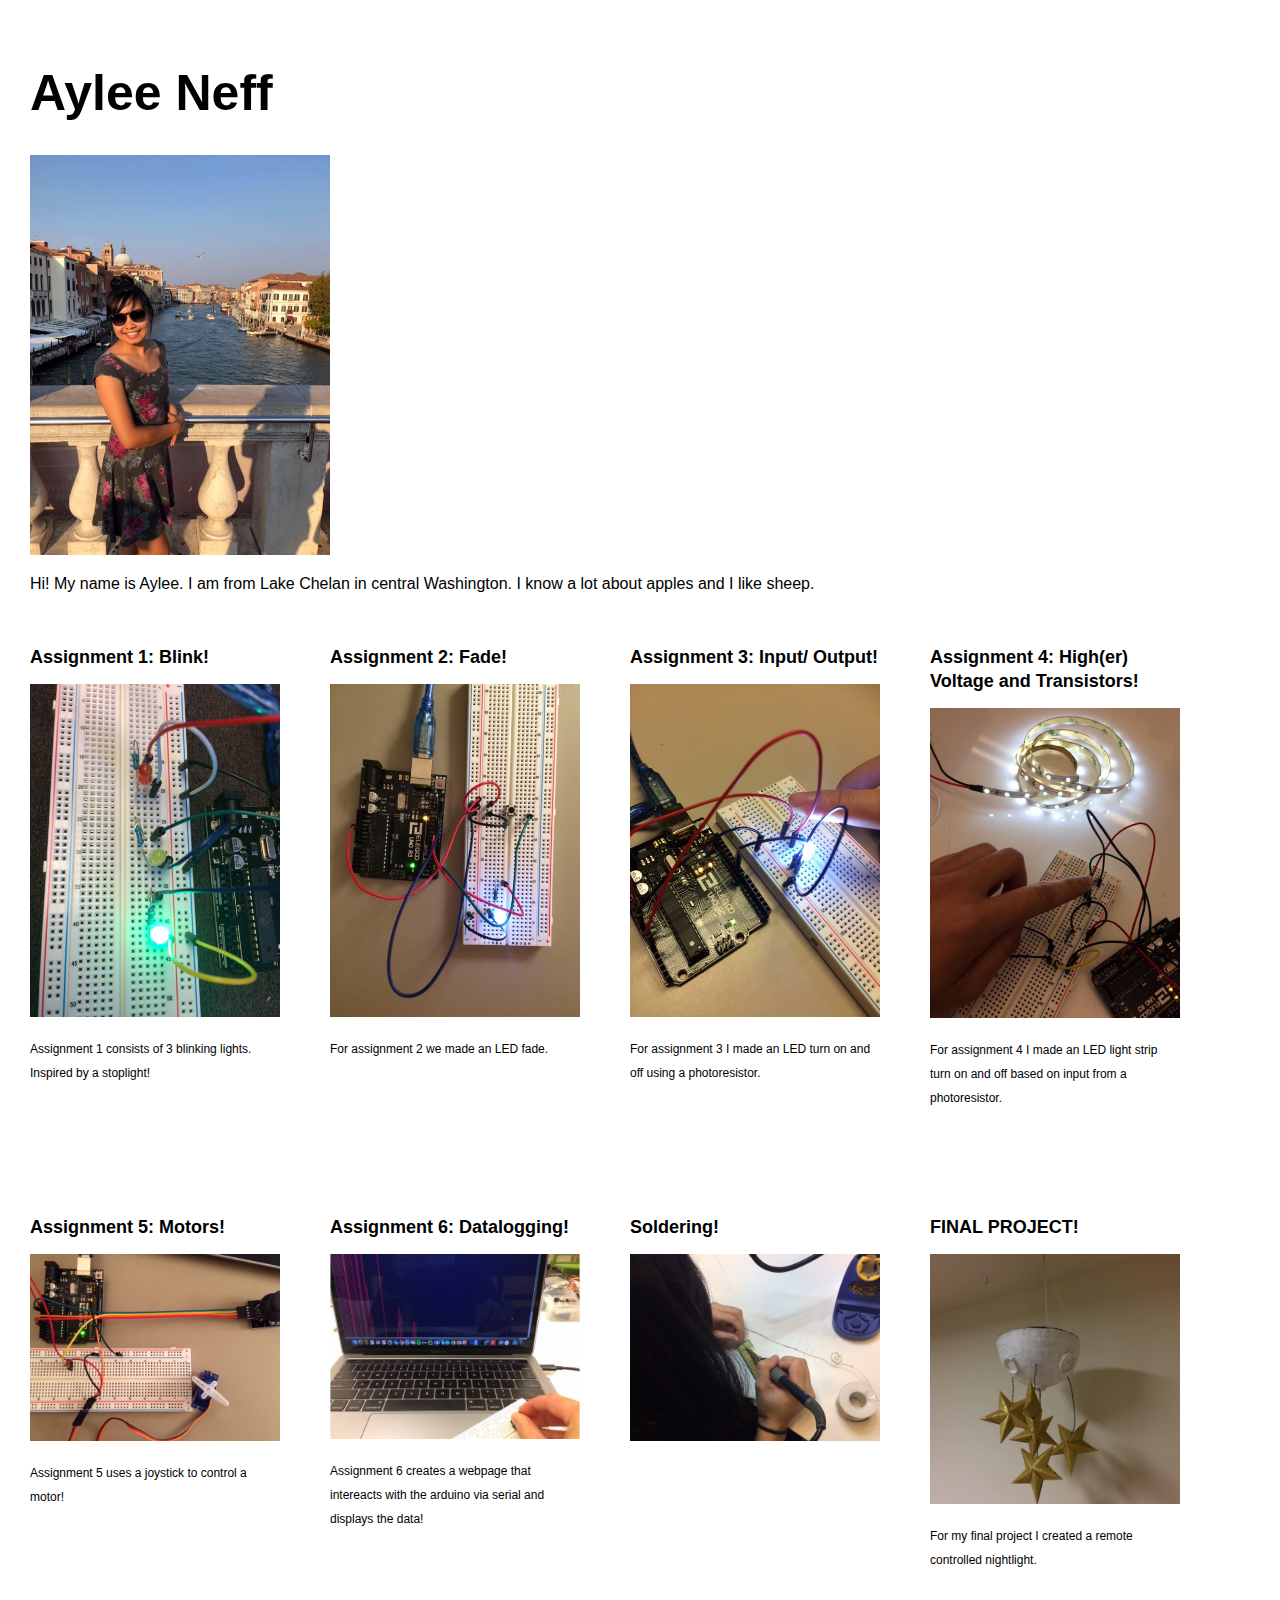
<file: index.html>
<!DOCTYPE html> 
<html> 
    <head> 
        <meta charset="utf-8"> 
        <meta name="viewport" content="width=device-width, maximum-scale=1.0" />

        <title>Example Student's HCDE 439 Physical Computing Page!</title> 

        <link href="style.css" media="screen" rel="stylesheet" type="text/css" />

    </head> 
    <body> 

        <div class="header">
            <h1>Aylee Neff</h1>
            <p>
            <img src="IMG_3827.JPG" height=400></a>
            </p>
            <p>
            Hi! My name is Aylee.  I am from Lake Chelan in central Washington.  I know a lot about apples and I like sheep. 
            </p>
        </div>
        <div class="assignments">

            <div class="assignment">
              <a href="assignment1.html"><h2>Assignment 1: Blink!</h2>
                  <img src="greenLight.JPG" width=250></a>
                <p>
		Assignment 1 consists of 3 blinking lights.  Inspired by a stoplight!
                </p>
            </div>

            <div class="assignment">
              <a href="assignment2.html"><h2>Assignment 2: Fade!</h2>
                  <img src="a2Circuit.JPG" width=250></a>
                <p>
		For assignment 2 we made an LED fade.
                </p>
            </div>
		
            <div class="assignment">
              <a href="assignment3.html"><h2>Assignment 3: Input/ Output!</h2>
                  <img src="a3Pic.JPG" width=250></a>
                <p>
		For assignment 3 I made an LED turn on and off using a photoresistor.
                </p>
            </div>
 	   
		<div class="assignment">
                <a href="assignment4.html"><h2>Assignment 4: High(er) Voltage and Transistors!</h2>
                <img src="A4Pic.JPG" width=250></a>
                <p>
		For assignment 4 I made an LED light strip turn on and off based on input from a photoresistor.
                </p>
            </div>	
		
	 <div class="assignment">
         <a href="assignment5.html"><h2>Assignment 5: Motors!</h2>
         <img src="a5Pic.jpg" width=250></a>
         <p>
	 Assignment 5 uses a joystick to control a motor!
         </p>
         </div>
	
	 <div class="assignment">
         <a href="assignment6.html"><h2>Assignment 6: Datalogging!</h2>
         <img src="a6Pic2.JPG" width=250></a>
         <p>
	 Assignment 6 creates a webpage that intereacts with the arduino via serial and displays the data!
         </p>
         </div>
	 <div class="assignment">
         <a href="soldering.html"><h2>Soldering!</h2>
         <img src="solder1.JPG" width=250></a>
         <p>
         </p>
         </div>
		
	 <div class="assignment">
         <a href="finalProject.html"><h2>FINAL PROJECT!</h2>
         <img src="finalPic.jpg" width=250></a>
         <p>
	 For my final project I created a remote controlled nightlight.
         </p>
         </div>
	
		
	</div>
    </body>
</html>
</file>
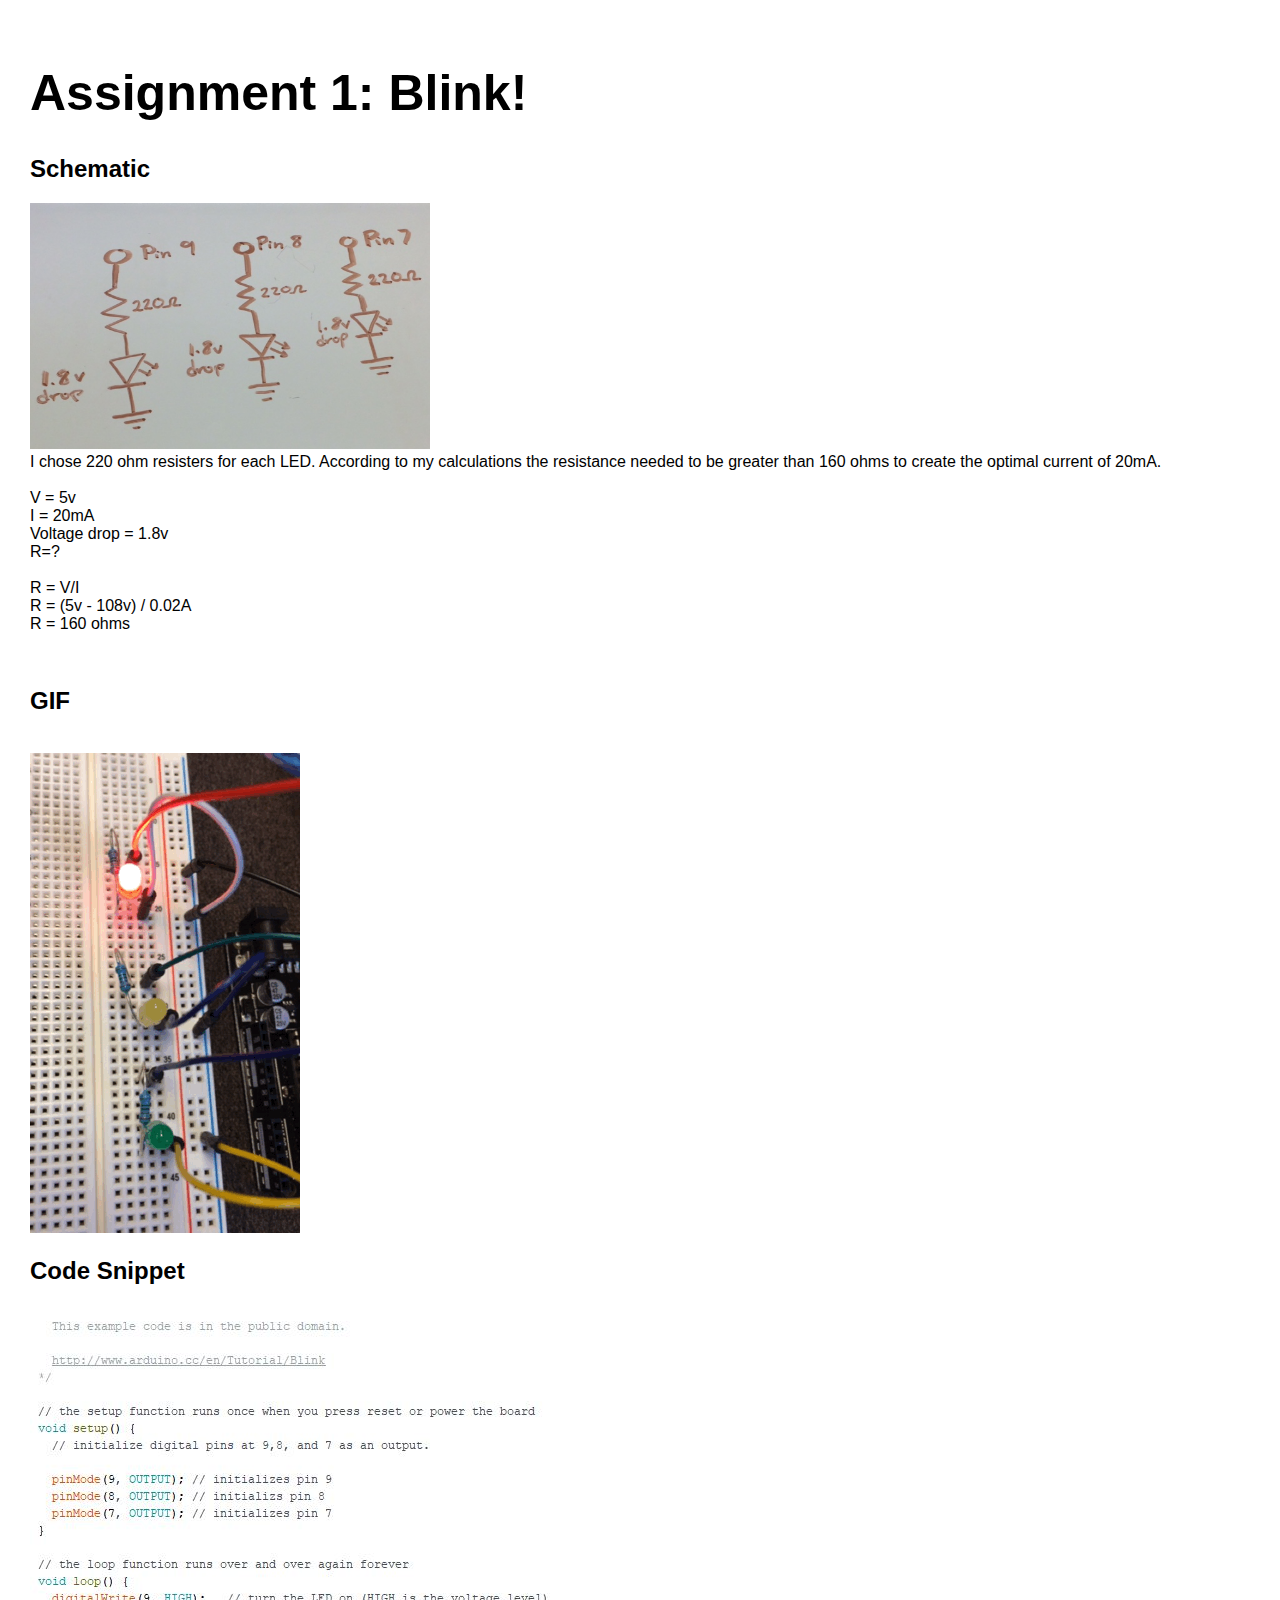
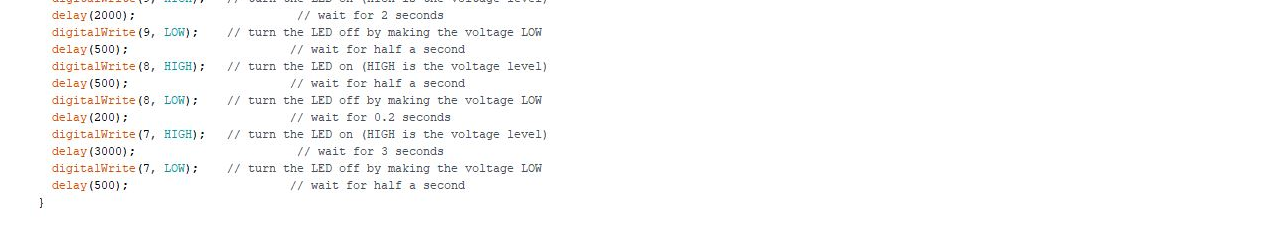
<file: assignment1.html>
<!DOCTYPE html> 
<html> 
    <head> 
        <meta charset="utf-8"> 
        <meta name="viewport" content="width=device-width, maximum-scale=1.0" />

        <title>Example Student's HCDE 439 Physical Computing Page!</title> 

        <link href="style.css" media="screen" rel="stylesheet" type="text/css" />

    </head> 
    <body> 

        <div class="header">
            <h1> Assignment 1: Blink! </h1>
            <p>
            <h2> Schematic </h2>
            <img src="schematic_a1_2.0.jpg" width=400>
            </br>
            I chose 220 ohm resisters for each LED. 
            According to my calculations the resistance needed to be greater than 160 ohms to create the optimal current of 20mA.
            </br>
            </br>
            V = 5v
            </br>
            I = 20mA
            </br>
            Voltage drop = 1.8v 
            </br>
            R=?
            </br>
            </br>
            R = V/I
            </br>
            R = (5v - 108v) / 0.02A 
            </br>
            R = 160 ohms
            </br>
            </p>
            <p> 
            </br>  
            <h2> GIF </h2>
            </br>
            <img src = "a1Gif.gif">
            </br>
            <h2> Code Snippet </h2>
            <img src = "codeSnippet_a1.JPG">
            </p>
        </div>
        
    </body>
</html>
</file>
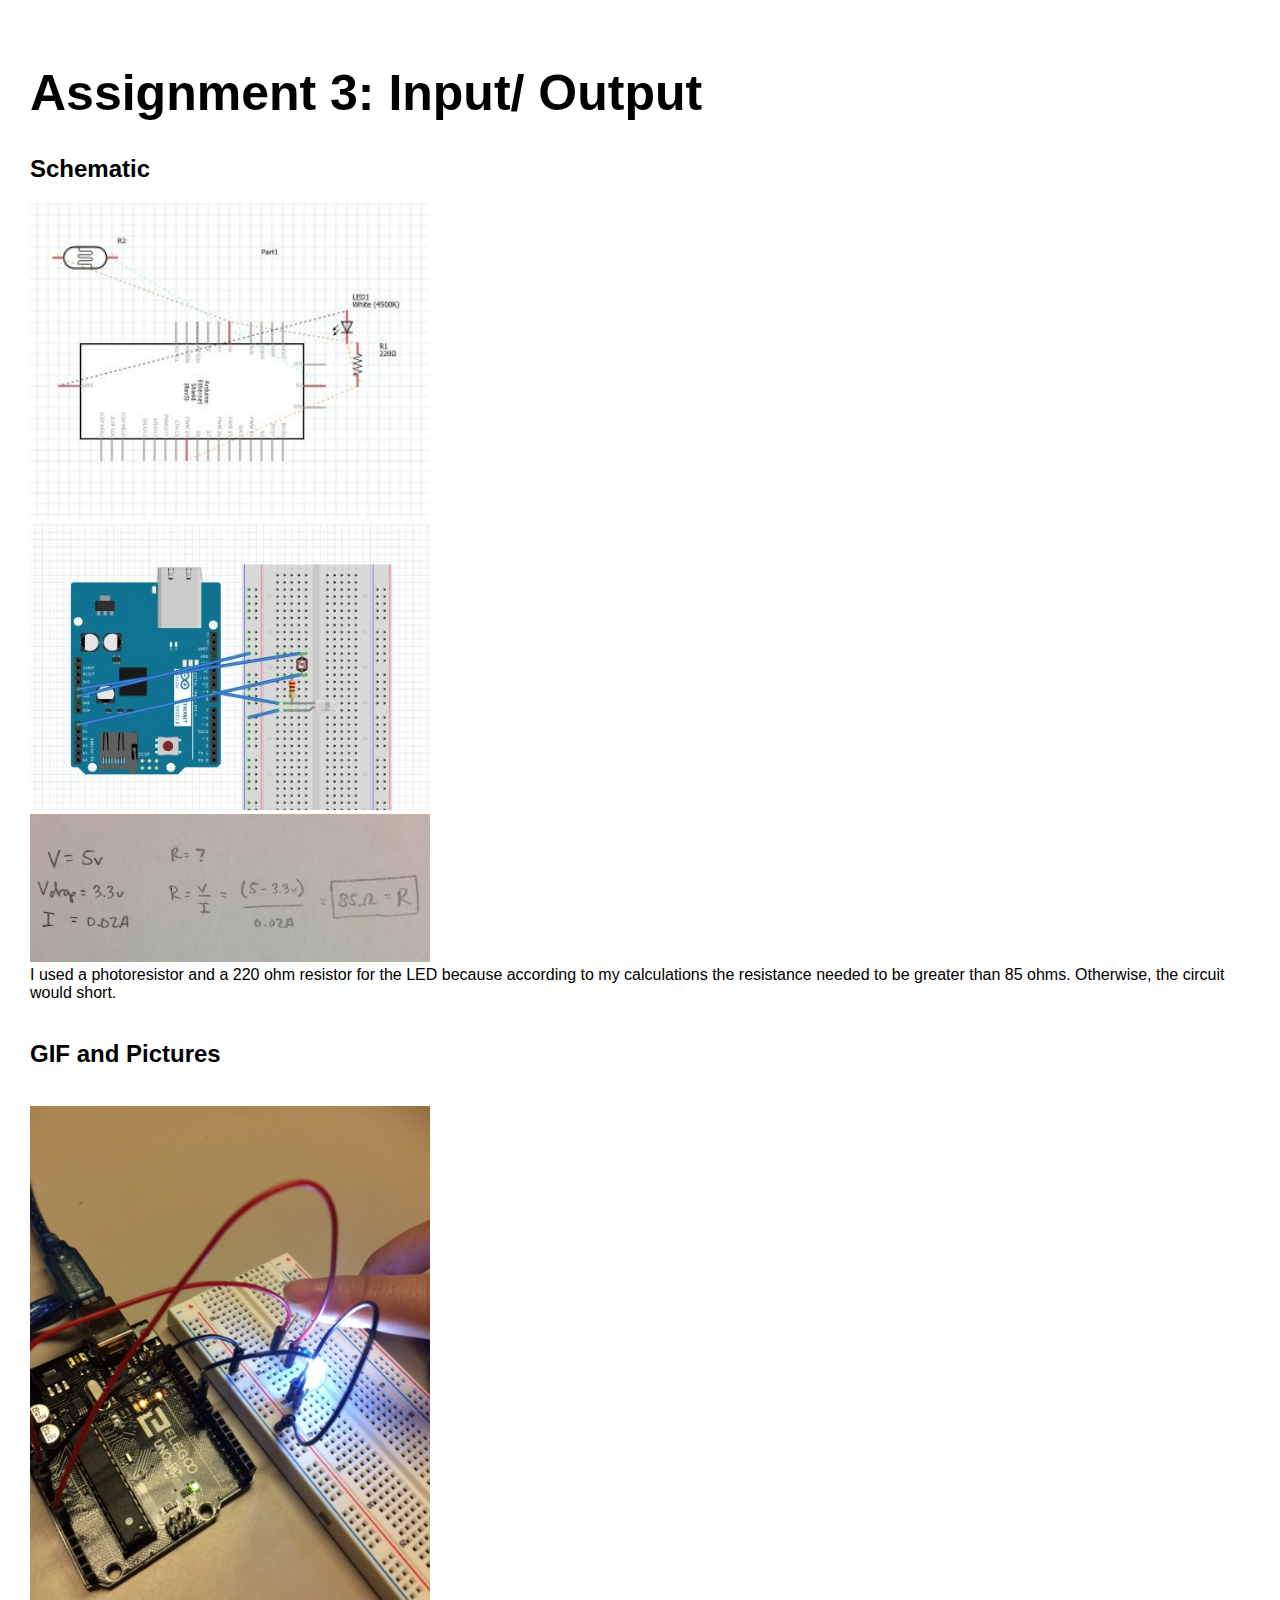
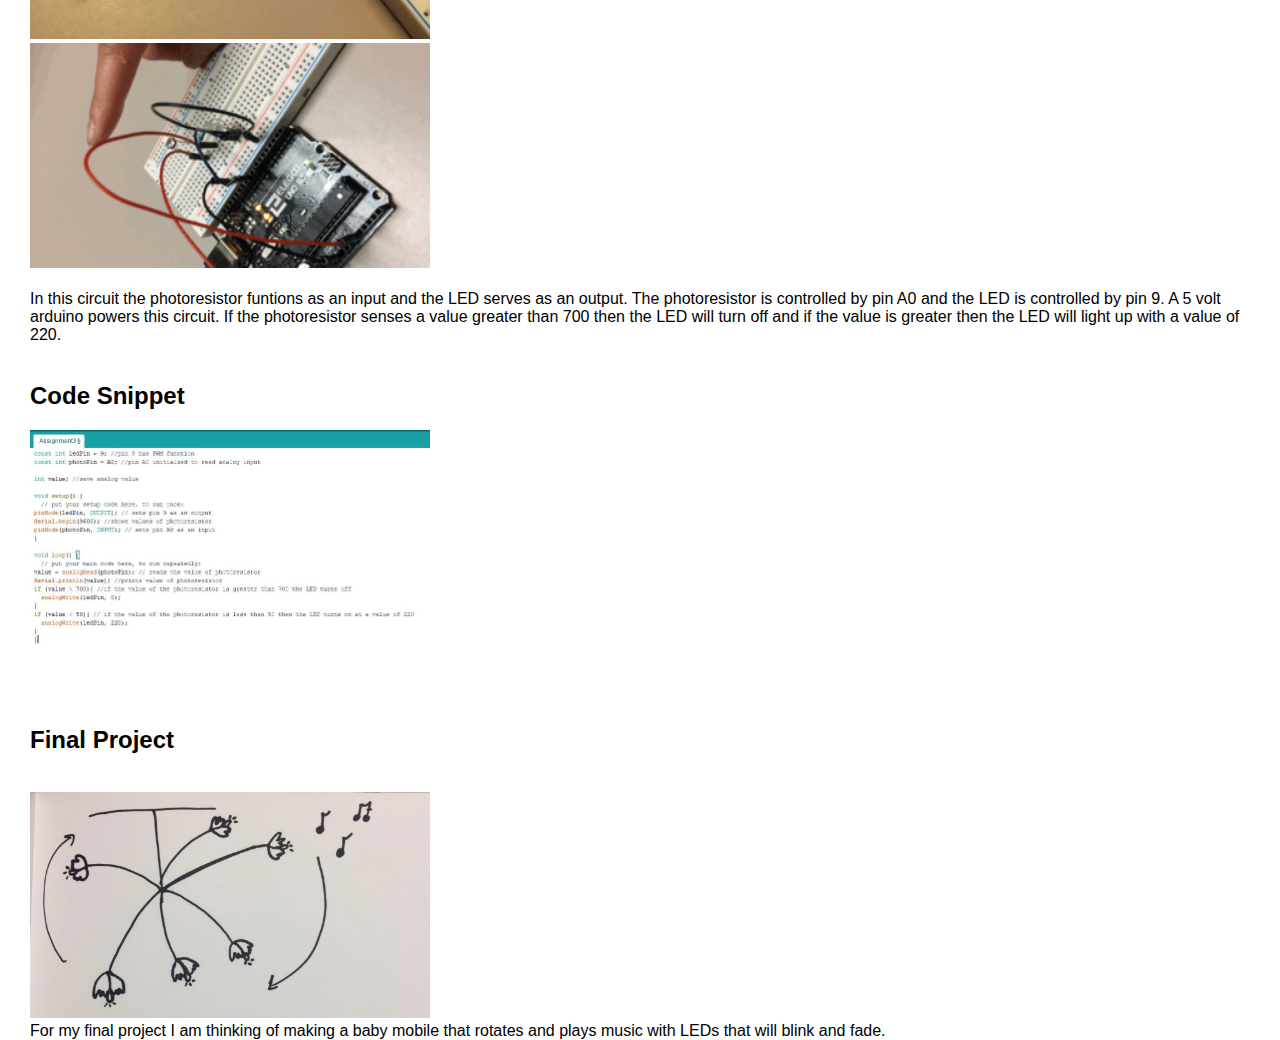
<file: assignment3.html>
<!DOCTYPE html> 
<html> 
    <head> 
        <meta charset="utf-8"> 
        <meta name="viewport" content="width=device-width, maximum-scale=1.0" />

        <title>Example Student's HCDE 439 Physical Computing Page!</title> 

        <link href="style.css" media="screen" rel="stylesheet" type="text/css" />

    </head> 
    <body> 

        <div class="header">
            <h1>Assignment 3: Input/ Output</h1>
            <p>
            <h2> Schematic </h2>
            <img src="SchematicA3.JPG" width = 400>
            </br> 
            <img src="CircuitA3.JPG" width = 400>
            </br>
            <img src = "A3Calc.jpg" width = 400>
            </br>
            I used a photoresistor and a 220 ohm resistor for the LED because according to my calculations the resistance needed to be greater than 85 ohms.  
            Otherwise, the circuit would short.
            </br>
            </br>
            <h2> GIF and Pictures </h2>
            </br>
            <img src = "a3Pic.JPG" width = 400>
            </br>
            <img src = "A3Gif.gif" width = 400>
            </br>
            </br>
            In this circuit the photoresistor funtions as an input and the LED serves as an output.  The photoresistor is controlled by pin A0 and the LED is controlled by pin 9.
            A 5 volt arduino powers this circuit.  If the photoresistor senses a value greater than 700 then the LED will turn off and if the value is greater then the LED will 
            light up with a value of 220.
            </br>
            </br>
            <h2> Code Snippet <h2>
            <img src = "codeA3.JPG" width = 400>
            </br>
            </br>
            <h2> Final Project </h2>
            </br>
            <img src = "finalSketch.jpg" width = 400>
            </br>
            For my final project I am thinking of making a baby mobile that rotates and plays music with LEDs that will blink and fade.
            </p>

        </div>
        
    </body>
</html>
</file>
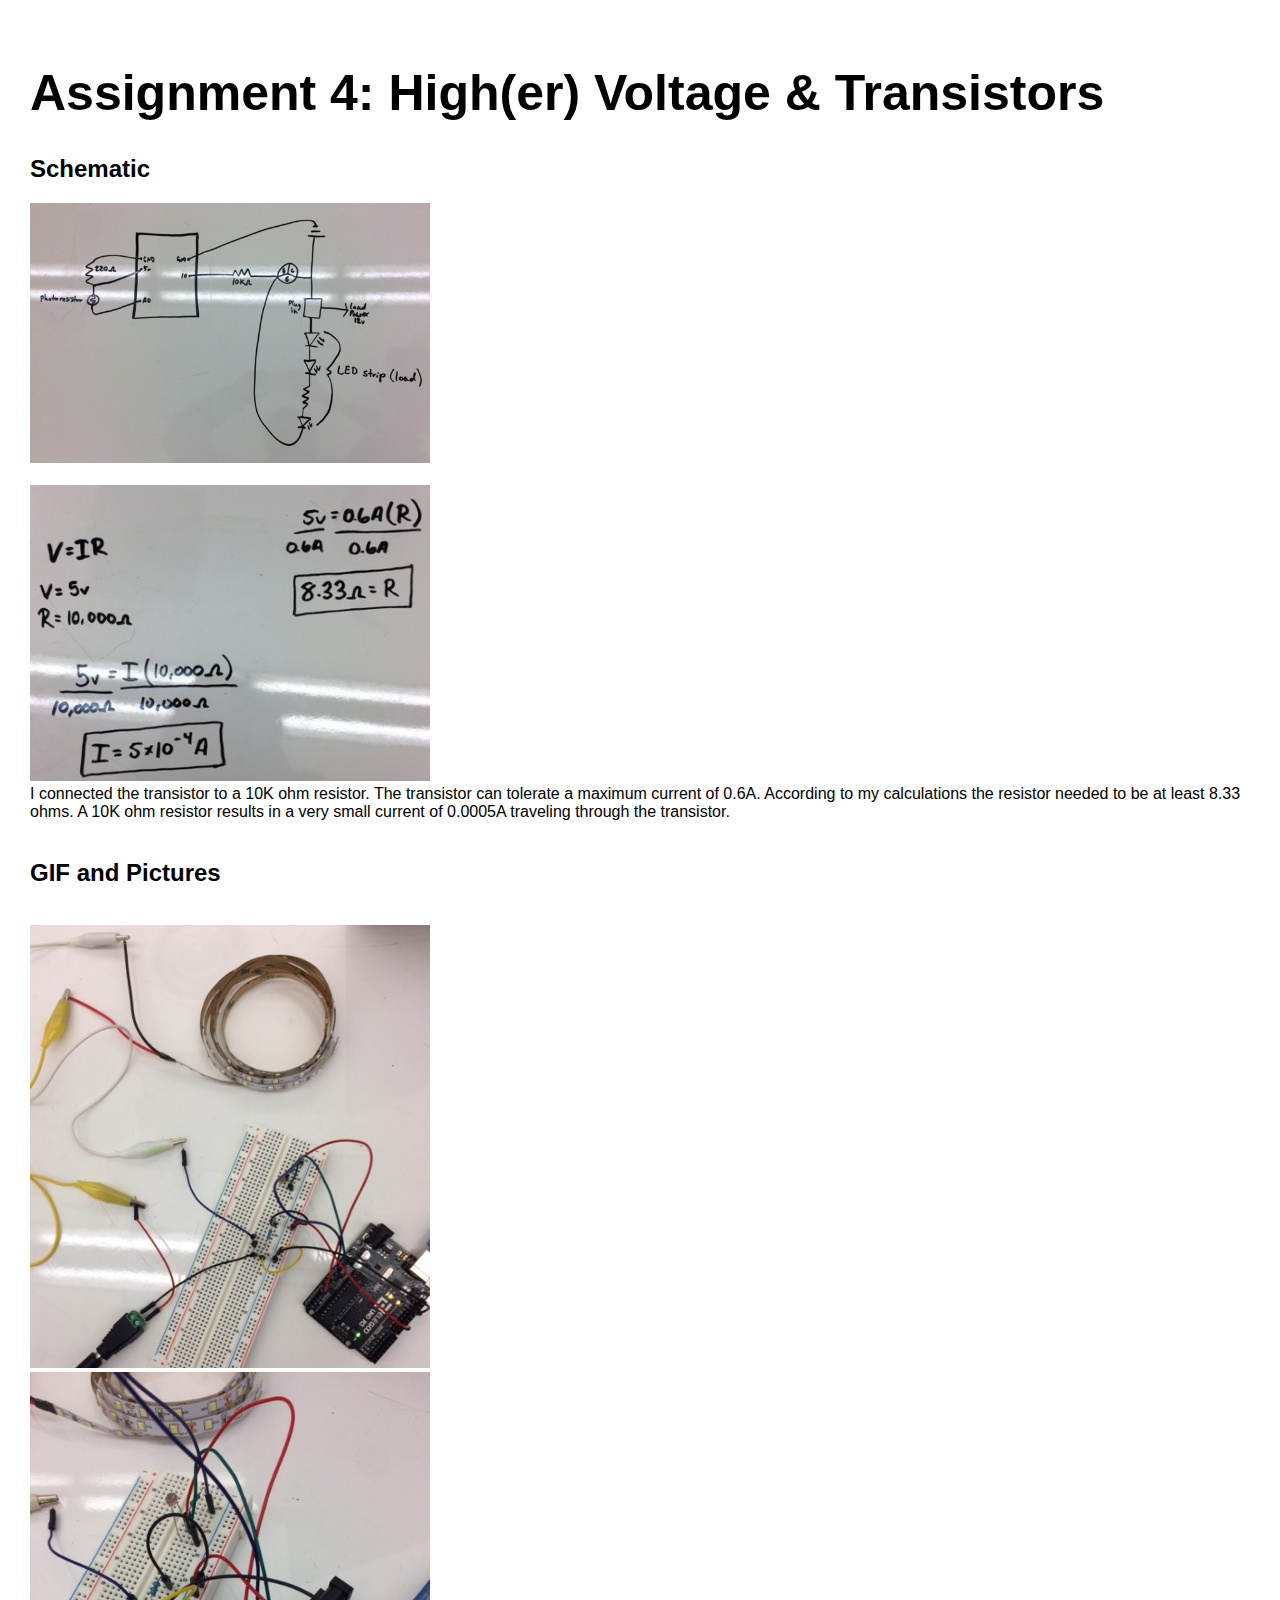
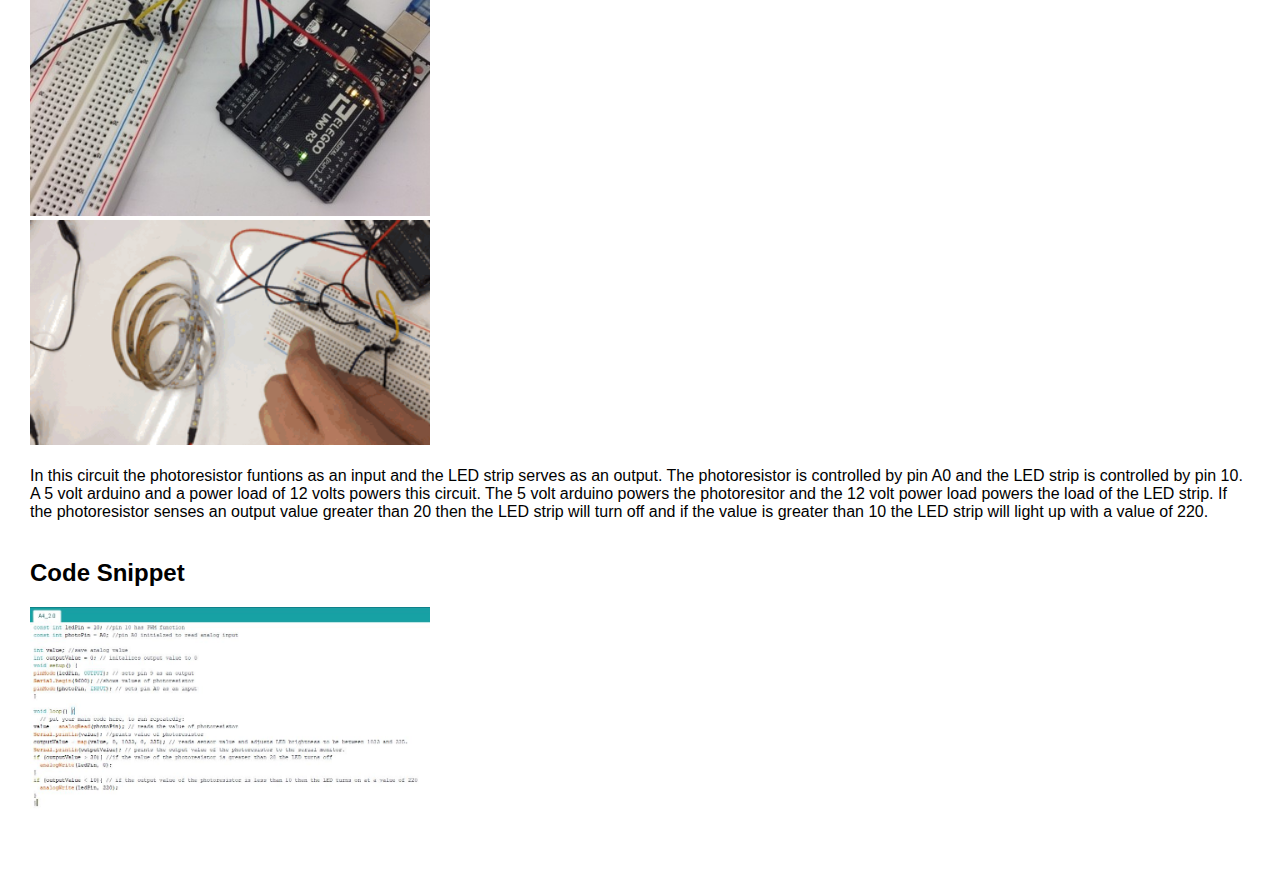
<file: assignment4.html>
<!DOCTYPE html> 
<html> 
    <head> 
        <meta charset="utf-8"> 
        <meta name="viewport" content="width=device-width, maximum-scale=1.0" />

        <title>Example Student's HCDE 439 Physical Computing Page!</title> 

        <link href="style.css" media="screen" rel="stylesheet" type="text/css" />

    </head> 
    <body> 

        <div class="header">
            <h1>Assignment 4: High(er) Voltage & Transistors</h1>
            <p>
            <h2> Schematic </h2>
            <img src="A4Schematic.jpg" width = 400>
            </br> 
           <!-- <img src="CircuitA3.JPG" width = 400> -->
            </br>
            <img src = "A4Calc.JPG" width = 400>
            </br>
            I connected the transistor to a 10K ohm resistor.  The transistor can tolerate a maximum current of 0.6A.  According to my calculations the resistor needed to be at least 8.33 ohms.
            A 10K ohm resistor results in a very small current of 0.0005A traveling through the transistor.
            </br>
            </br>
            <h2> GIF and Pictures </h2>
            </br>
            <img src = "A4Circuit.JPG" width = 400>
            </br>
            <img src = "A4Circuit2.JPG" width = 400>
            </br>
            <img src = "A4Gif.gif" width = 400>
            </br>
            </br>
            In this circuit the photoresistor funtions as an input and the LED strip serves as an output.  The photoresistor is controlled by pin A0 and the LED strip is controlled by pin 10.
            A 5 volt arduino and a power load of 12 volts powers this circuit.  The 5 volt arduino powers the photoresitor and the 12 volt power load powers the load of the LED strip. 
            If the photoresistor senses an output value greater than 20 then the LED strip will turn off and if the value is greater than 10 the LED strip will light up with a value of 220.
            </br>
            </br>
            <h2> Code Snippet <h2>
            <img src = "A4Code.JPG" width = 400>
            </br>
            </br>
            </p>

        </div>
        
    </body>
</html>
</file>
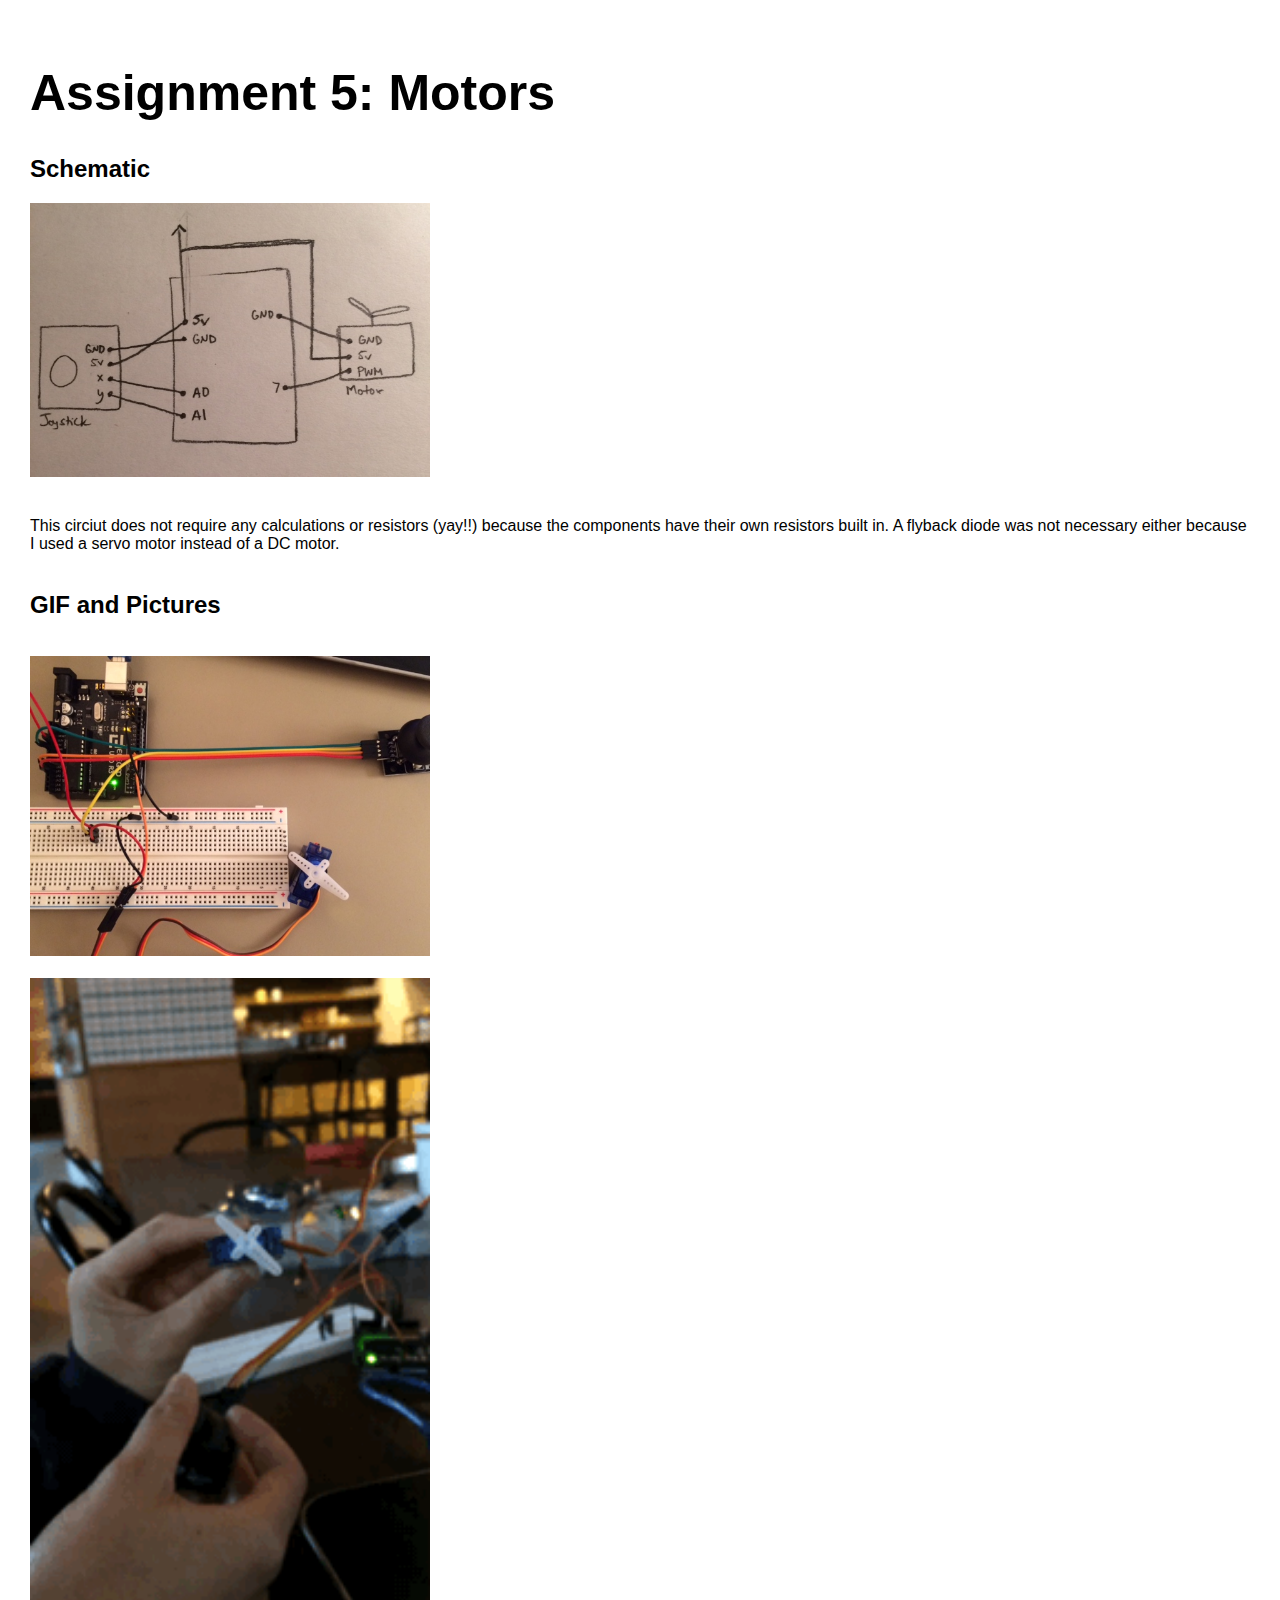
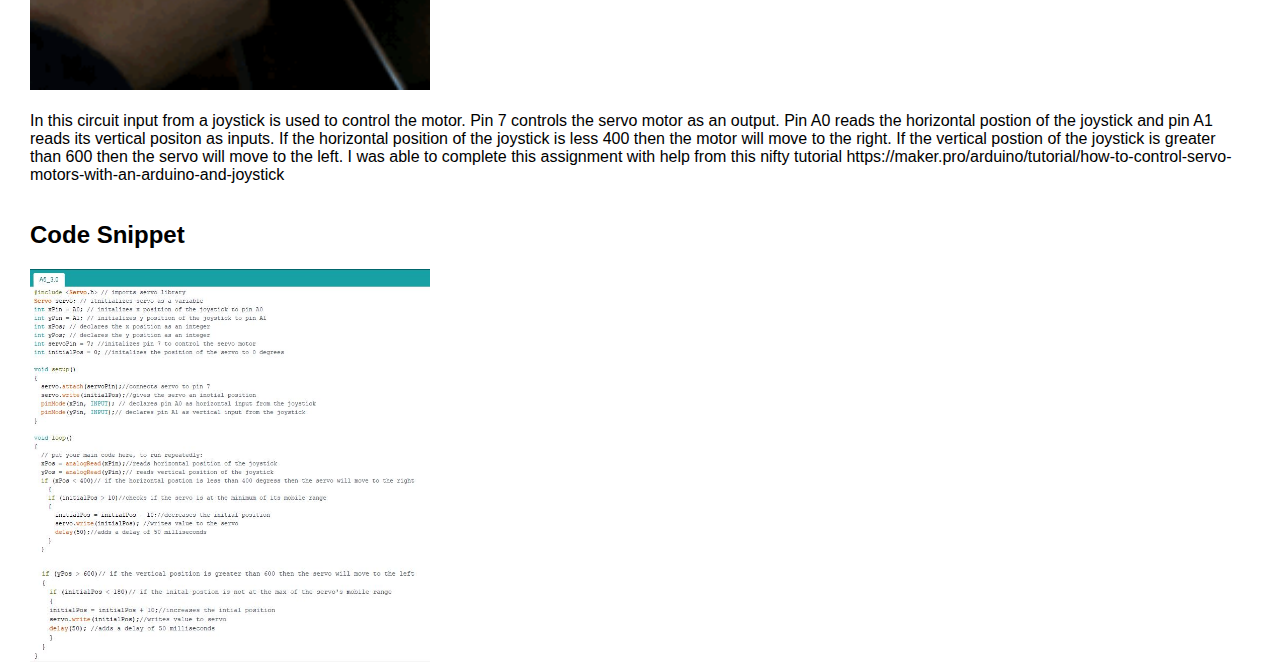
<file: assignment5.html>
<!DOCTYPE html> 
<html> 
    <head> 
        <meta charset="utf-8"> 
        <meta name="viewport" content="width=device-width, maximum-scale=1.0" />

        <title>Example Student's HCDE 439 Physical Computing Page!</title> 

        <link href="style.css" media="screen" rel="stylesheet" type="text/css" />

    </head> 
    <body> 

        <div class="header">
            <h1>Assignment 5: Motors</h1>
            <p>
            <h2> Schematic </h2>
            <img src="a5Schematic.jpg" width = 400>
            </br> 
           <!-- <img src="CircuitA3.JPG" width = 400> -->
            </br>
            </br>
            This circiut does not require any calculations or resistors (yay!!) because the components have their own resistors built in. 
            A flyback diode was not necessary either because I used a servo motor instead of a DC motor.
            </br>
            </br>
            <h2> GIF and Pictures </h2>
            </br>
            <img src = "a5Pic.jpg" width = 400>
            </br>
            </br>
            <img src = "a5Gif.gif" width = 400>
            </br>
            </br>
            In this circuit input from a joystick is used to control the motor.  Pin 7 controls the servo motor as an output.  Pin A0 reads the
            horizontal postion of the joystick and pin A1 reads its vertical positon as inputs.  If the horizontal position of the joystick is less 
            400 then the motor will move to the right.  If the vertical postion of the joystick is greater than 600 then the servo will move to the left.
            I was able to complete this assignment with help from this nifty tutorial
            https://maker.pro/arduino/tutorial/how-to-control-servo-motors-with-an-arduino-and-joystick
            </br>
            </br>
            <h2> Code Snippet <h2>
            <img src = "a5Code.JPG" width = 400>
            </br>
            <img src = "a5Code2.JPG" width = 400>
            </br>
            </p>

        </div>
        
    </body>
</html>
</file>
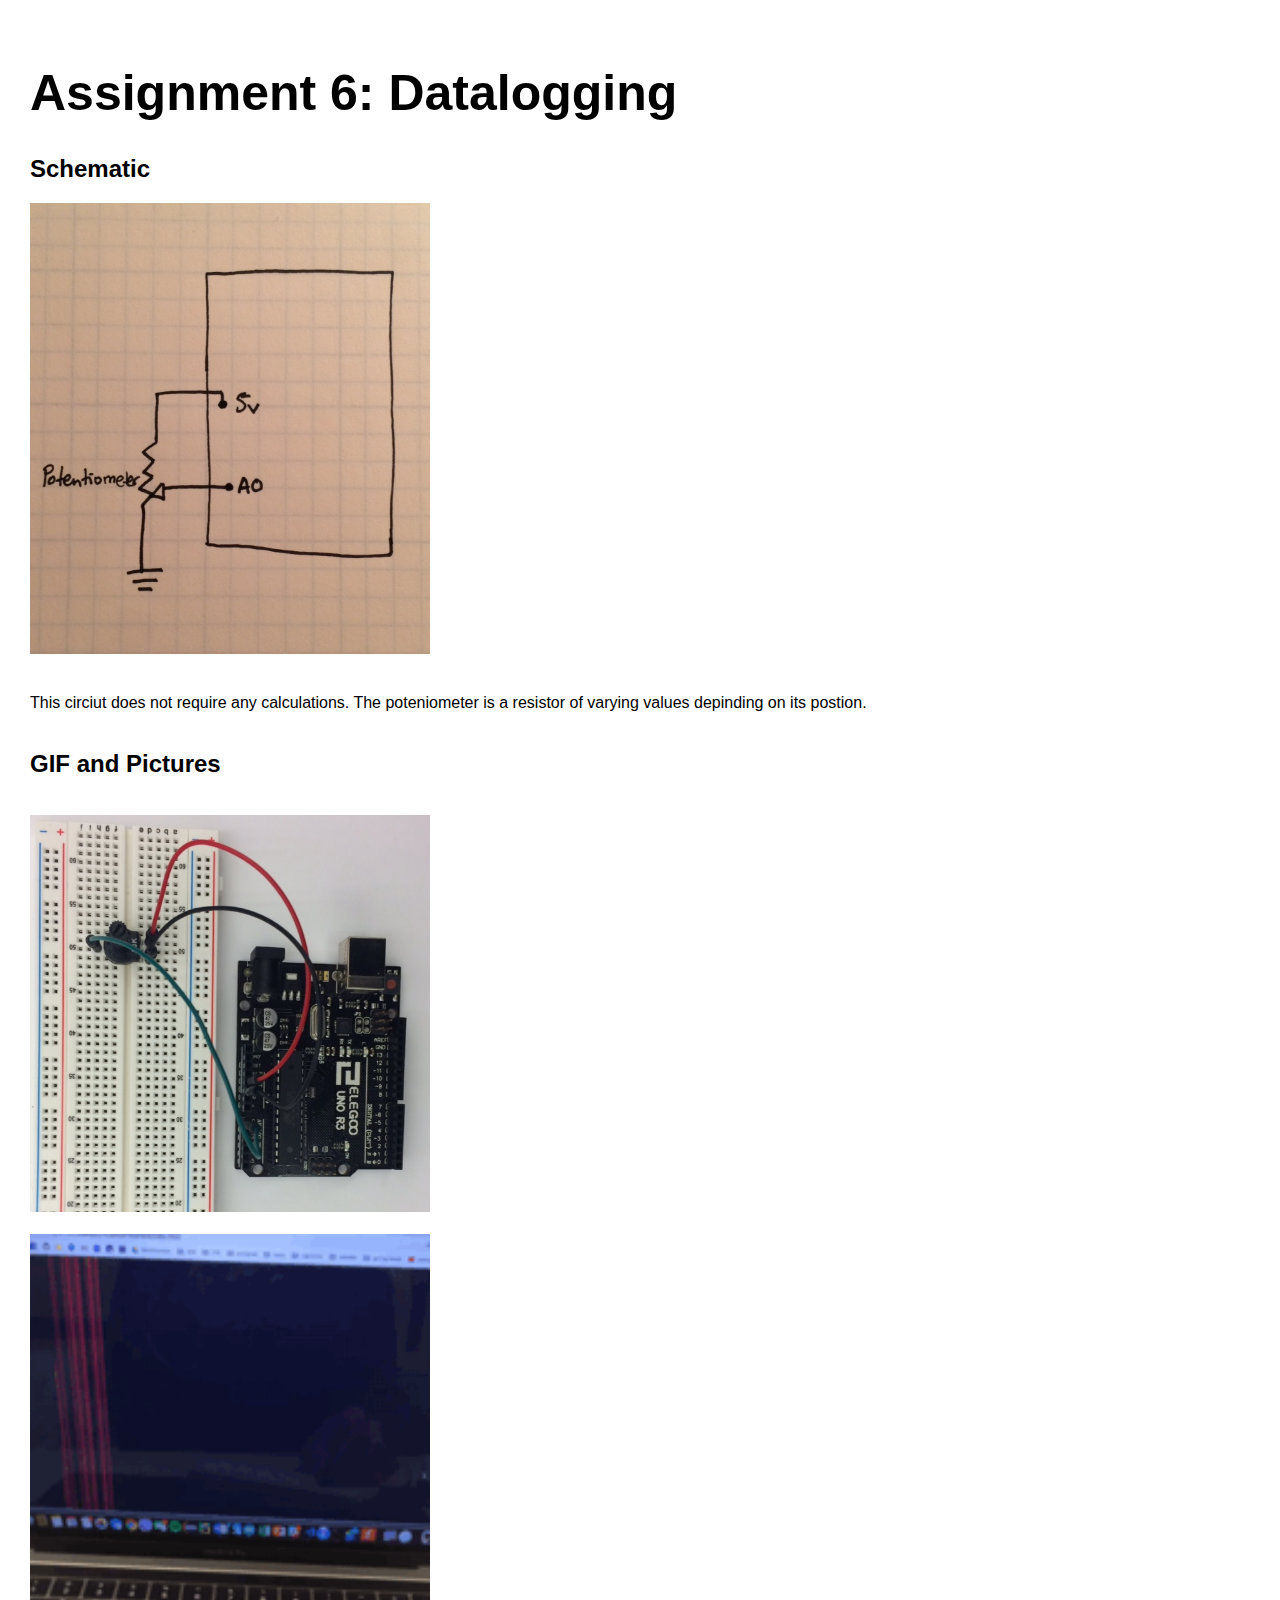
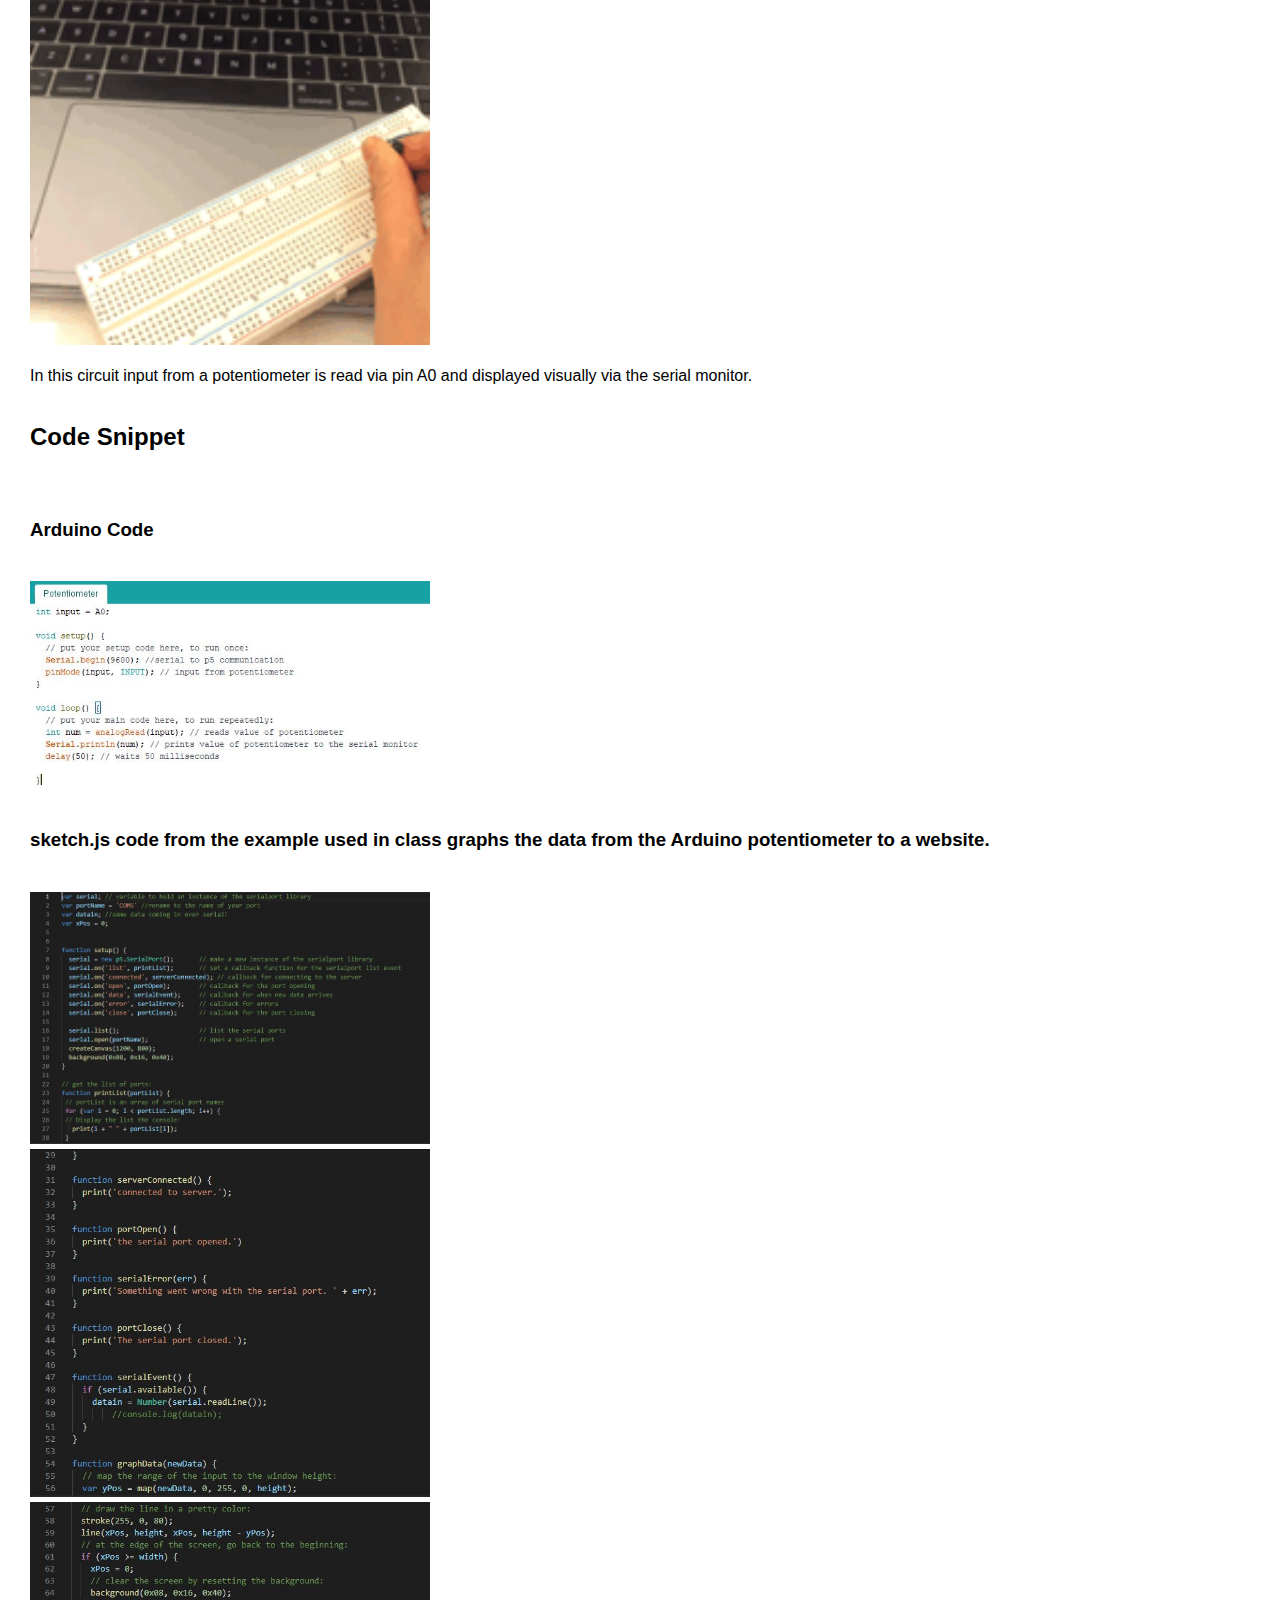
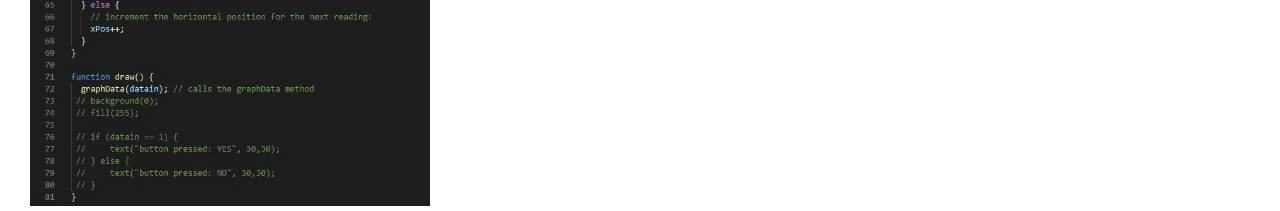
<file: assignment6.html>
<!DOCTYPE html> 
<html> 
    <head> 
        <meta charset="utf-8"> 
        <meta name="viewport" content="width=device-width, maximum-scale=1.0" />

        <title>Example Student's HCDE 439 Physical Computing Page!</title> 

        <link href="style.css" media="screen" rel="stylesheet" type="text/css" />

    </head> 
    <body> 

        <div class="header">
            <h1>Assignment 6: Datalogging</h1>
            <p>
            <h2> Schematic </h2>
            <img src="a6Schematic.jpg" width = 400>
            </br> 
           <!-- <img src="CircuitA3.JPG" width = 400> -->
            </br>
            </br>
            This circiut does not require any calculations.  The poteniometer is a resistor of varying values depinding on its postion. 
           
            </br>
            </br>
            <h2> GIF and Pictures </h2>
            </br>
            <img src = "a6Circuit.jpg" width = 400>
            </br>
            </br>
            <img src = "a6Gif.gif" width = 400>
            </br>
            </br>
            In this circuit input from a potentiometer is read via pin A0 and displayed visually via the serial monitor.
            </br>
            </br>
            <h2> Code Snippet <h2>
            </br>
            <h3> Arduino Code <h3>
            </br>
            <img src = "a6Code.JPG" width = 400>
            </br>
            <h3> sketch.js code from the example used in class graphs the data from the Arduino potentiometer to a website. <h3>
            </br>
            <img src = "a6Code2.JPG" width = 400>
            </br>
            <img src = "a6Code3.JPG" width = 400>
            </br>
            <img src = "a6Code4.JPG" width = 400>
            </br>
            </p>

        </div>
        
    </body>
</html>
</file>
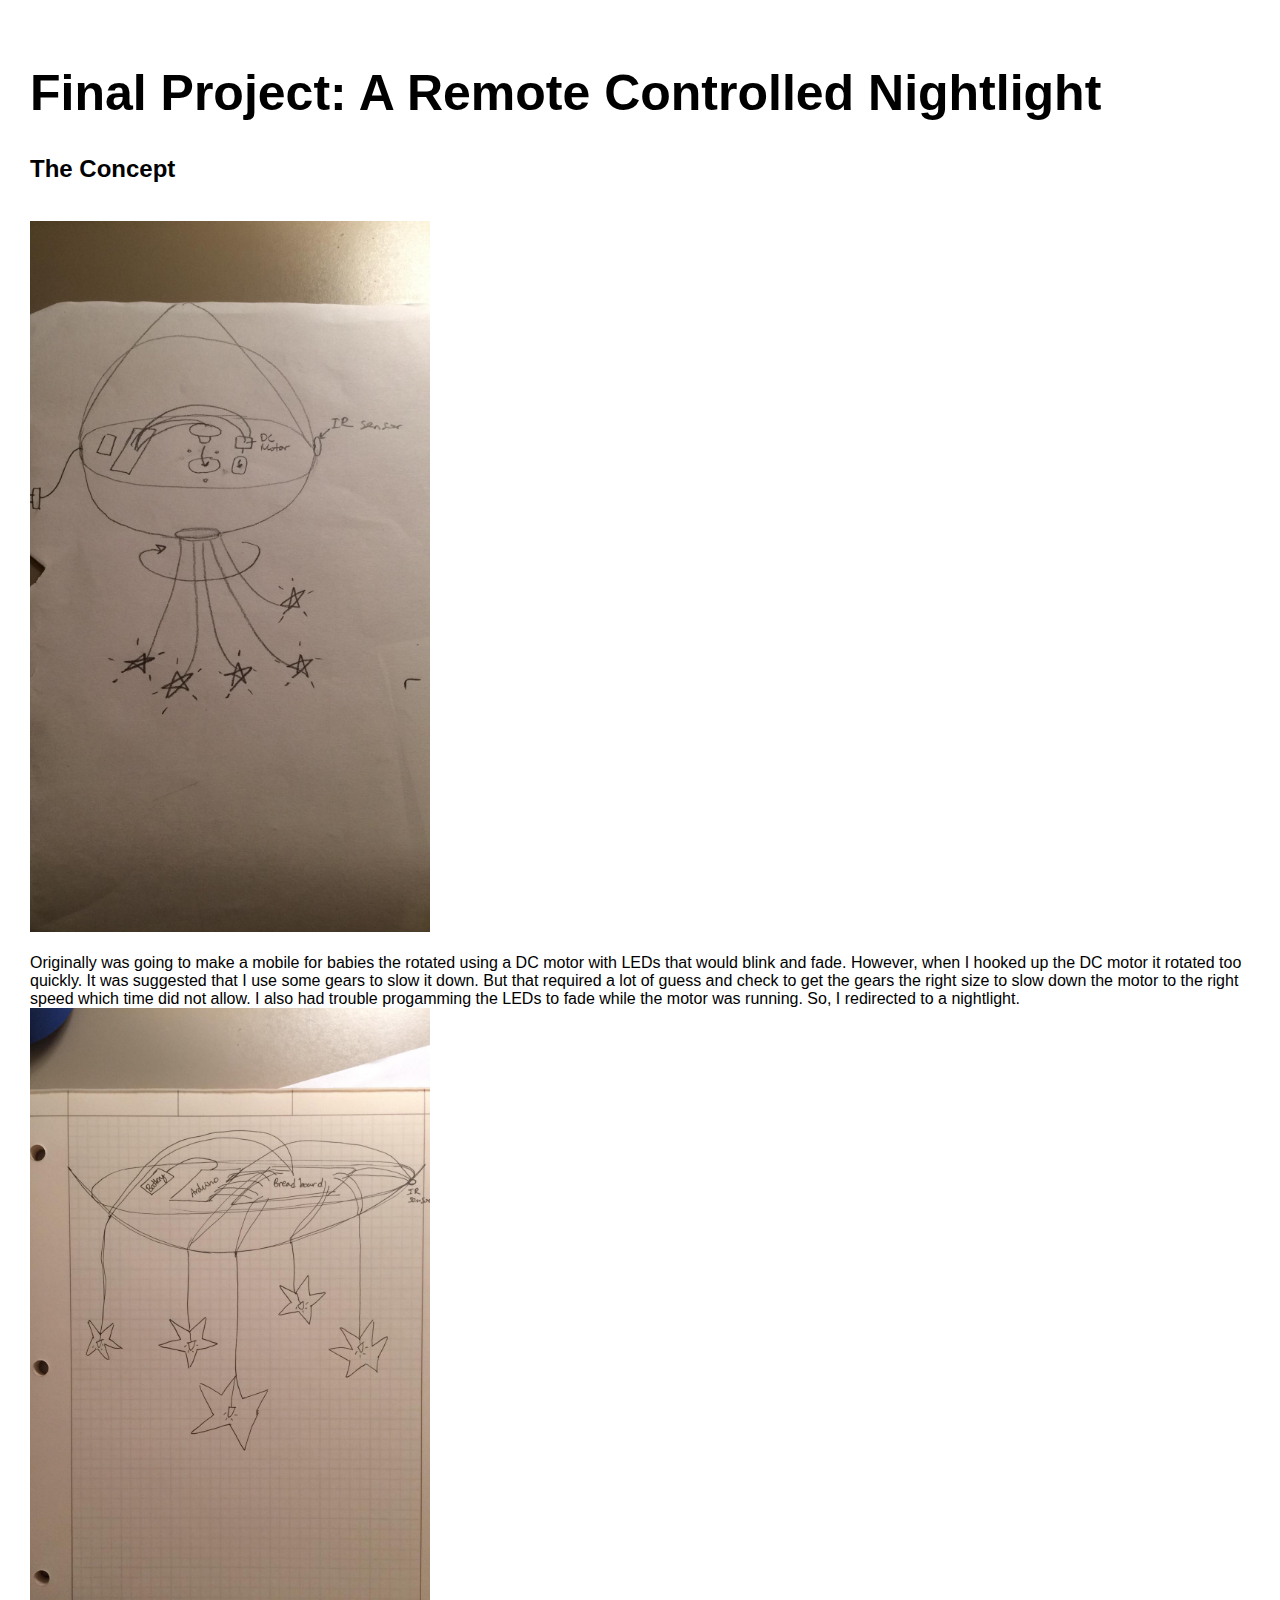
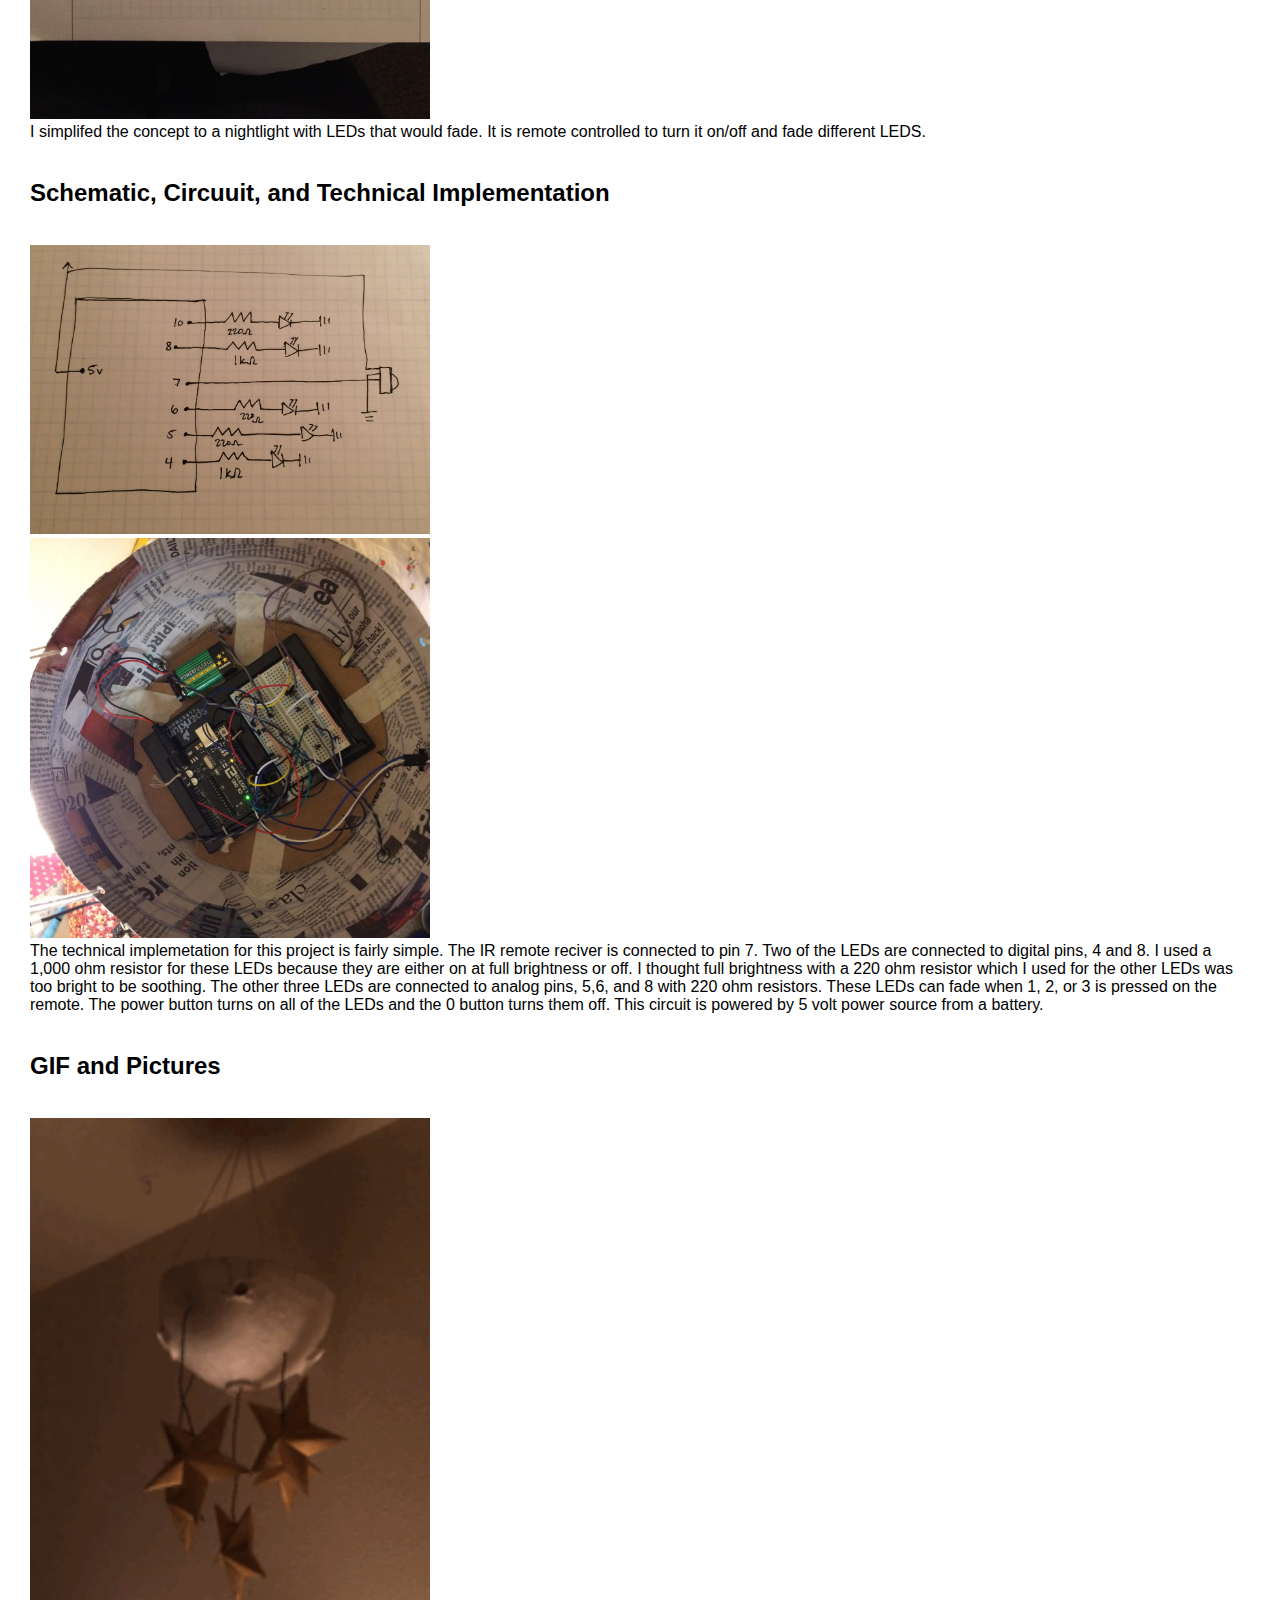
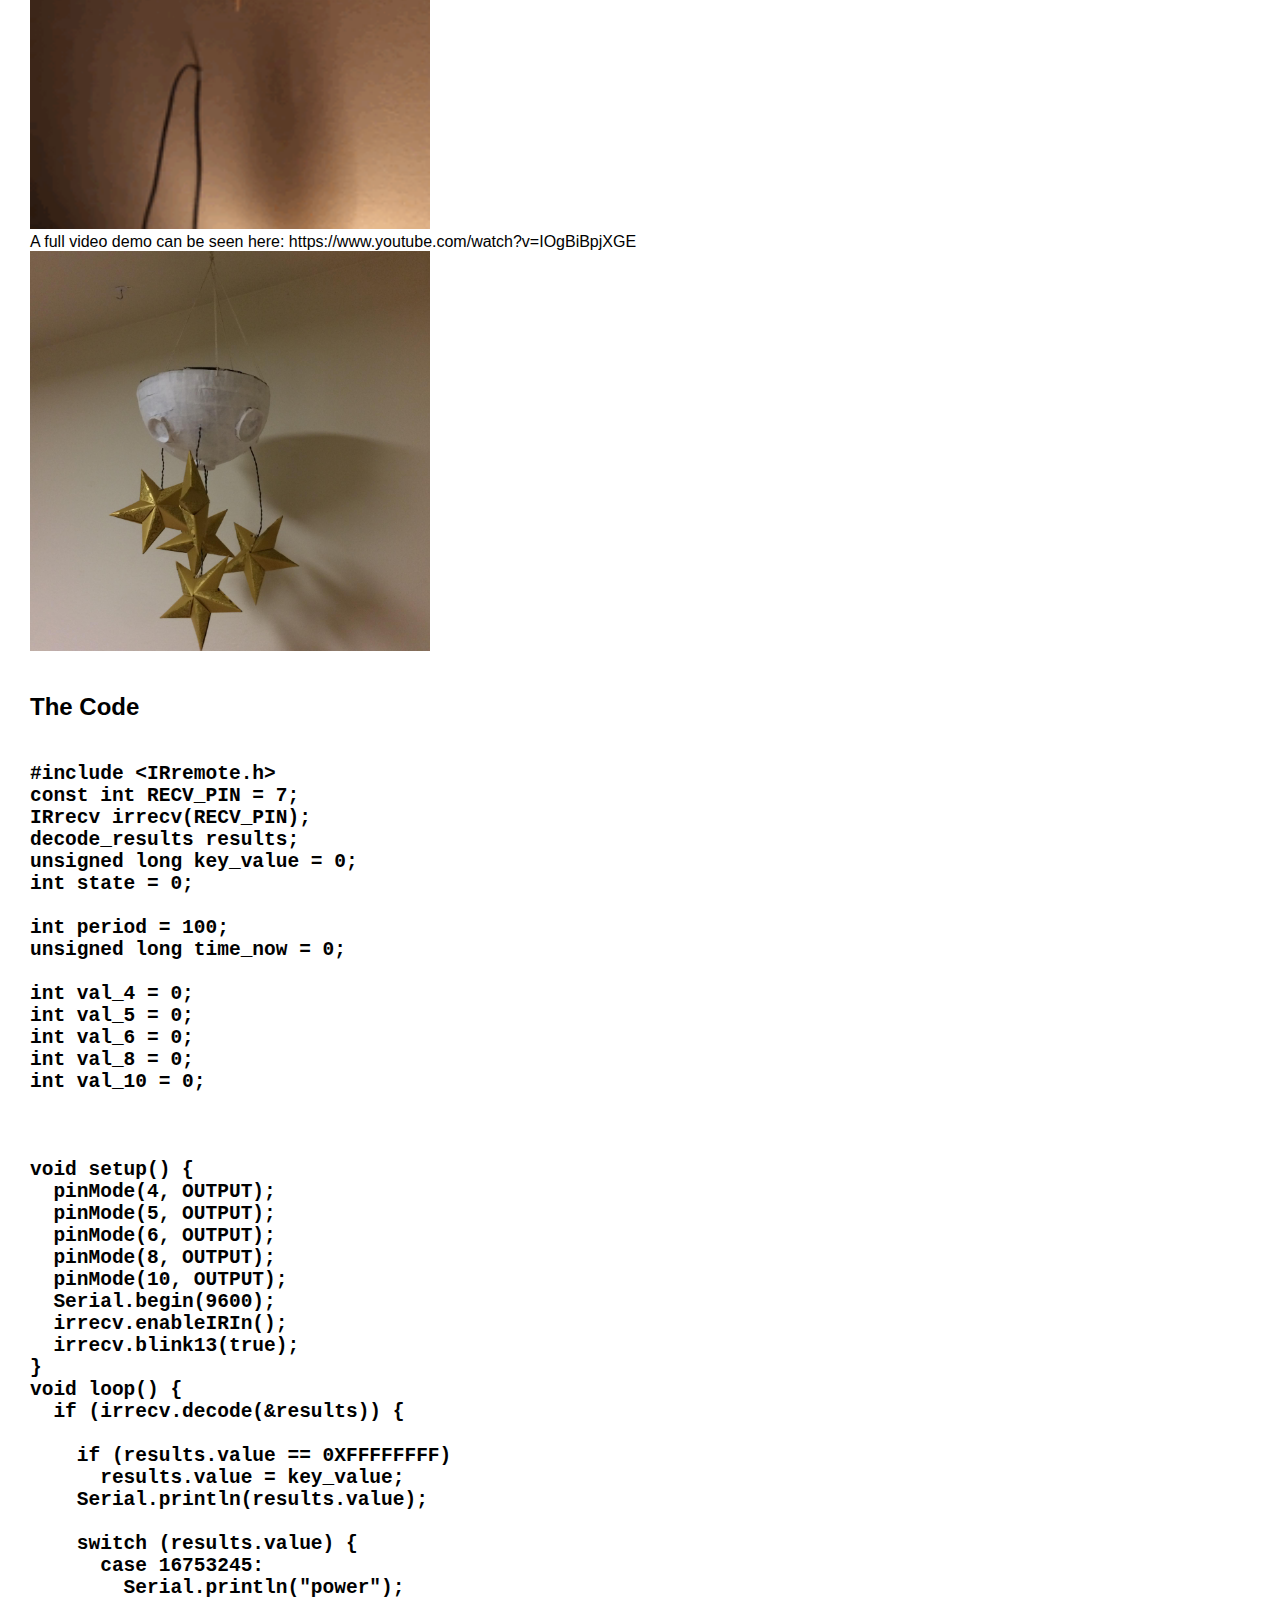
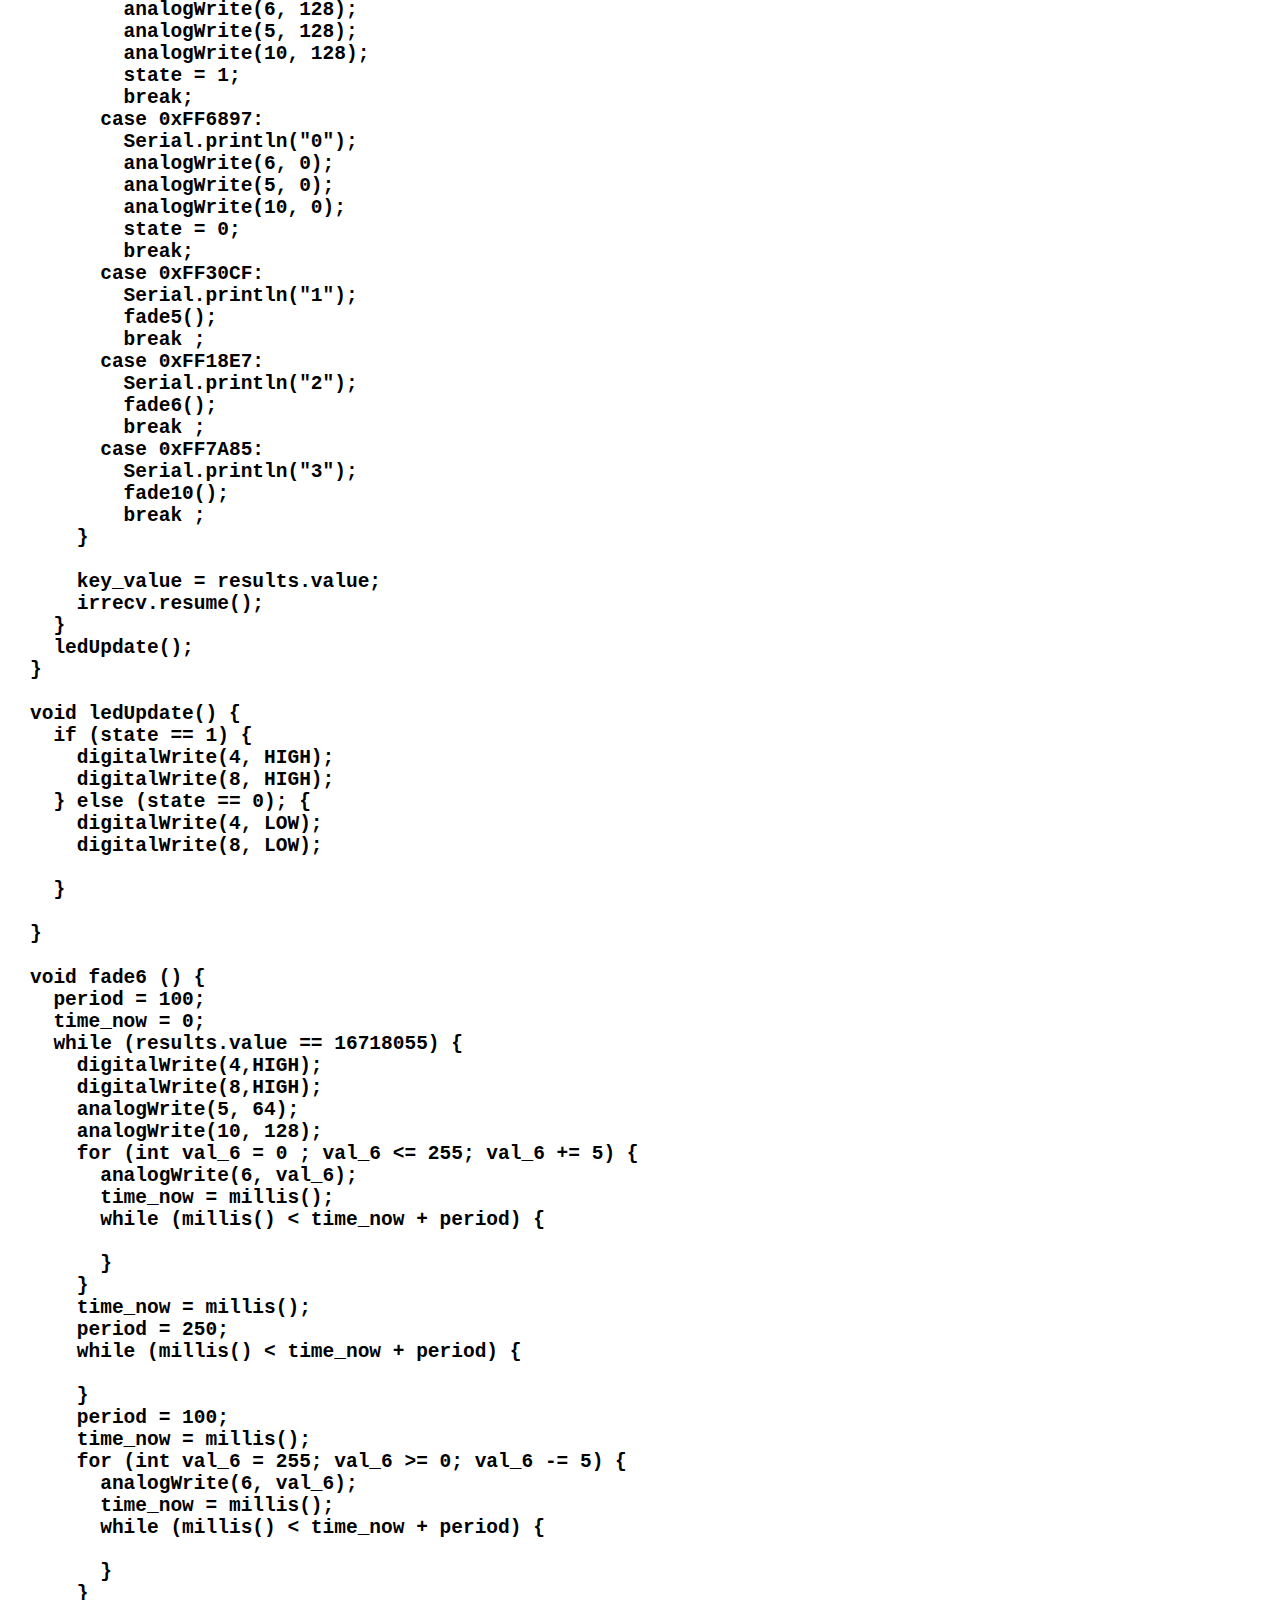
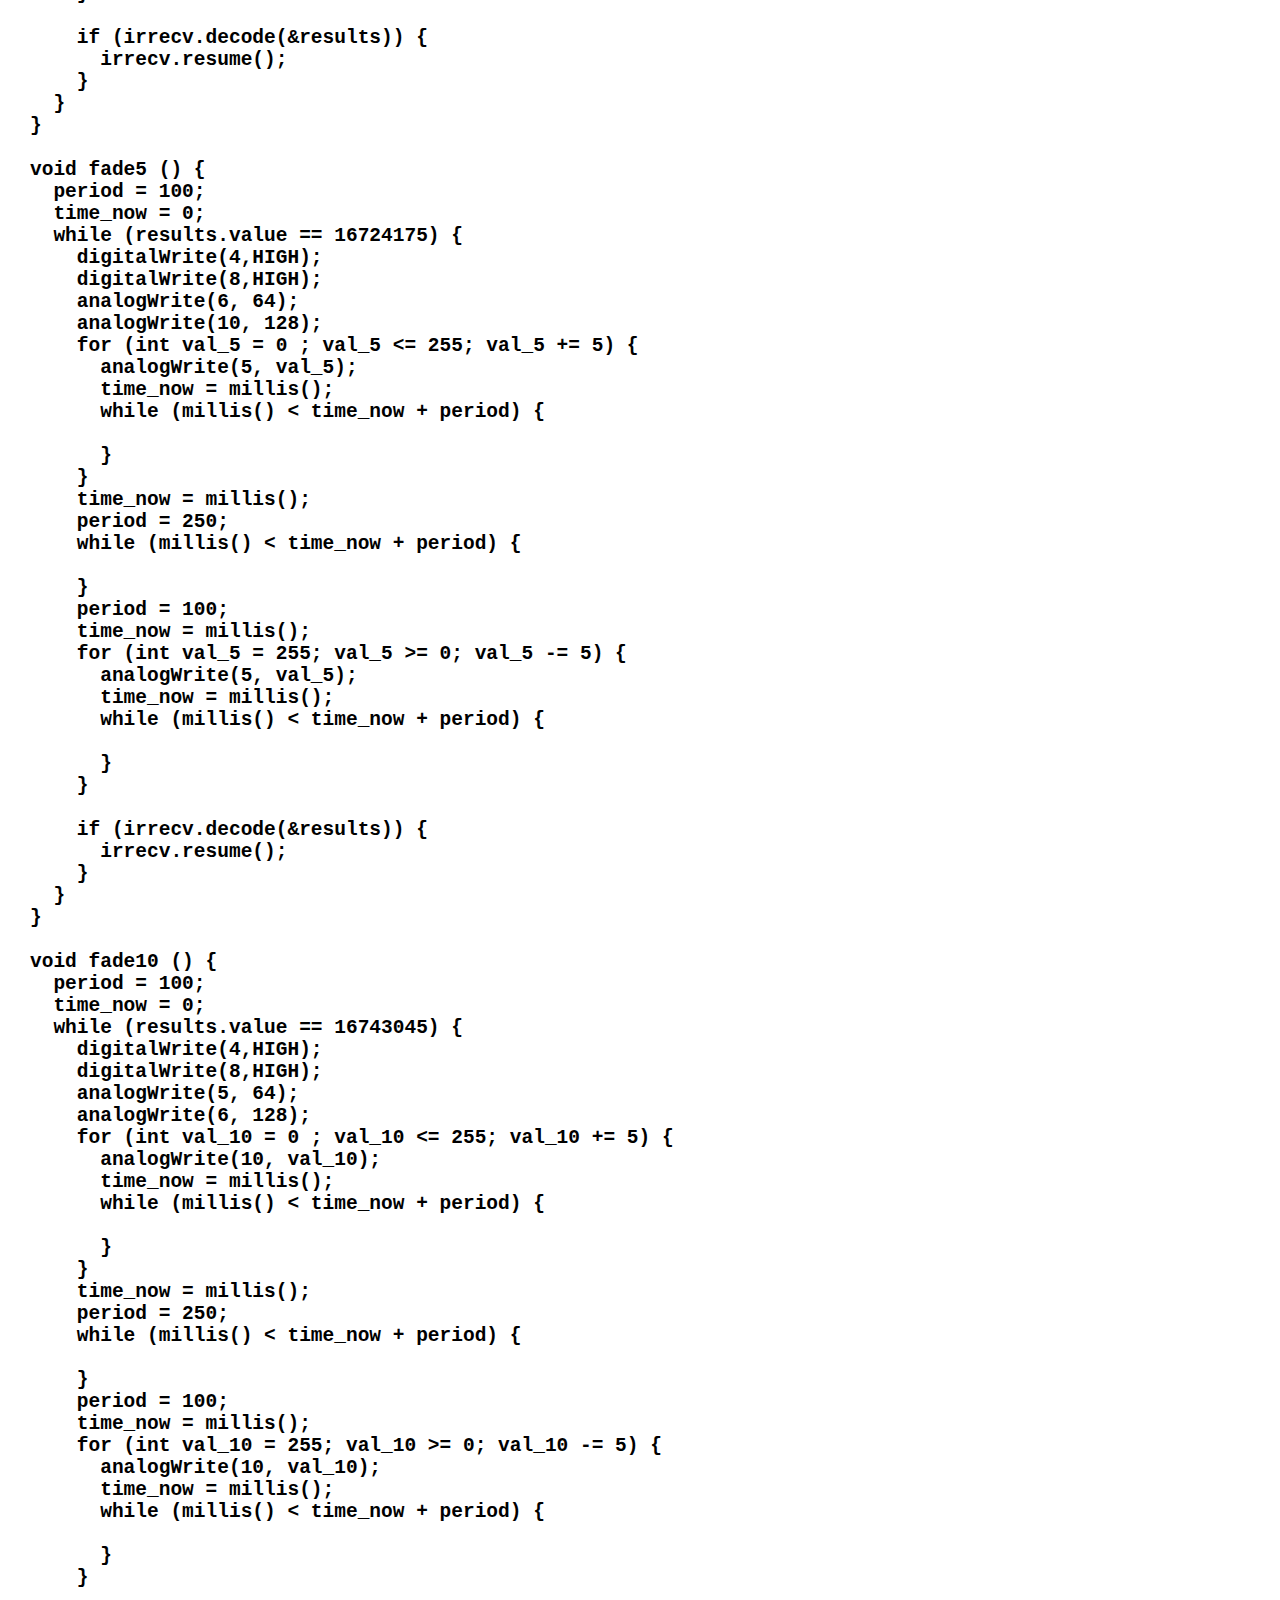
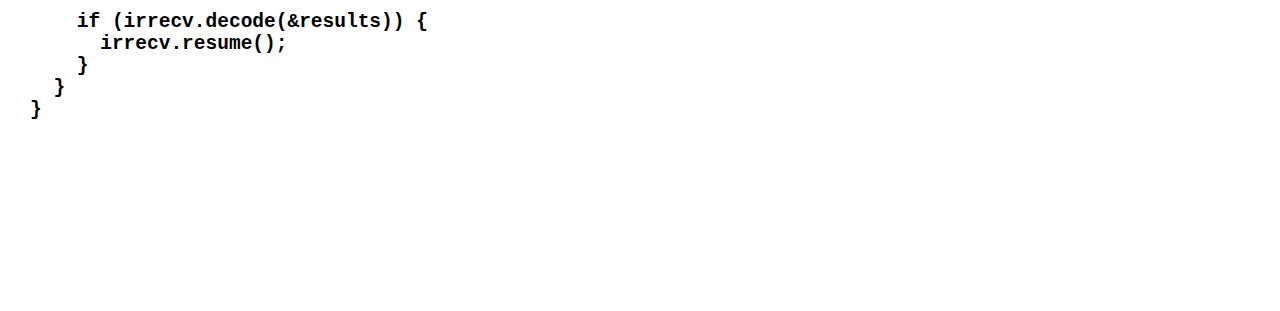
<file: finalProject.html>
<!--Skip to content
 
Search or jump to…

Pull requests
Issues
Marketplace
Explore
 @aywneff Sign out
0
0 0 aywneff/aywneff.github.io
 Code  Issues 0  Pull requests 0  Projects 0  Wiki  Insights  Settings
aywneff.github.io/assignment5.html
@aywneff aywneff Update assignment5.html
649bd42  on Feb 12
53 lines (46 sloc)  1.99 KB -->
    
<!DOCTYPE html> 
<html> 
    <head> 
        <meta charset="utf-8"> 
        <meta name="viewport" content="width=device-width, maximum-scale=1.0" />

        <title>Example Student's HCDE 439 Physical Computing Page!</title> 

        <link href="style.css" media="screen" rel="stylesheet" type="text/css" />

    </head> 
    <body> 

        <div class="header">
            <h1>Final Project: A Remote Controlled Nightlight</h1>
            <p>
            <h2> The Concept </h2>
            </br>
            <img src="mobile.jpg" width = 400>
            </br> 
            </br>
            Originally was going to make a mobile for babies the rotated using a DC motor with LEDs that would blink and fade.
            However, when I hooked up the DC motor it rotated too quickly.  It was suggested that I use some gears to slow it down. 
            But that required a lot of guess and check to get the gears the right size to slow down the motor to the right speed
            which time did not allow.  I also had trouble progamming the LEDs to fade while the motor was running.  So, I redirected to
            a nightlight.
            </br>
            <img src="nightLight.jpg" width = 400>
            </br>
            I simplifed the concept to a nightlight with LEDs that would fade.  It is remote controlled to turn it on/off and fade different LEDS.
            </br>
            </br>
            <h2> Schematic, Circuuit, and Technical Implementation </h2>
            </br>
            <img src = "finalSchematic.jpg" width = 400>
            </br>
            <img src = "finalCircuit.jpg" width = 400>
            </br>   
            The technical implemetation for this project is fairly simple.  The IR remote reciver is connected to pin 7.  Two of the LEDs are connected 
            to digital pins, 4 and 8.  I used a 1,000 ohm resistor for these LEDs because they are either on at full brightness or off.  I thought full 
            brightness with a 220 ohm resistor which I used for the other LEDs was too bright to be soothing.  The other three LEDs are connected to analog 
            pins, 5,6, and 8 with 220 ohm resistors.  These LEDs can fade when 1, 2, or 3 is pressed on the remote.  The power button turns on all of the LEDs 
            and the 0 button turns them off.  This circuit is powered by 5 volt power source from a battery.
            </br>
            </br>
            <h2> GIF and Pictures </h2>
            </br>
            <img src = "finaGif.gif" width = 400>
            </br>
            A full video demo can be seen here: https://www.youtube.com/watch?v=IOgBiBpjXGE
            </br>
            <img src = "finalPic.jpg" width = 400>
            </br>
            </br>
            <h2> The Code <h2>
          <pre>  <code> 
#include &lt;IRremote.h&gt;
const int RECV_PIN = 7;
IRrecv irrecv(RECV_PIN);
decode_results results;
unsigned long key_value = 0;
int state = 0;

int period = 100;
unsigned long time_now = 0;

int val_4 = 0;
int val_5 = 0;
int val_6 = 0;
int val_8 = 0;
int val_10 = 0;



void setup() {
  pinMode(4, OUTPUT);
  pinMode(5, OUTPUT);
  pinMode(6, OUTPUT);
  pinMode(8, OUTPUT);
  pinMode(10, OUTPUT);
  Serial.begin(9600);
  irrecv.enableIRIn();
  irrecv.blink13(true);
}
void loop() {
  if (irrecv.decode(&results)) {

    if (results.value == 0XFFFFFFFF)
      results.value = key_value;
    Serial.println(results.value);

    switch (results.value) {
      case 16753245:
        Serial.println("power");
        analogWrite(6, 128);
        analogWrite(5, 128);
        analogWrite(10, 128);
        state = 1;
        break;
      case 0xFF6897:
        Serial.println("0");
        analogWrite(6, 0);
        analogWrite(5, 0);
        analogWrite(10, 0);
        state = 0;
        break;
      case 0xFF30CF:
        Serial.println("1");
        fade5();
        break ;
      case 0xFF18E7:
        Serial.println("2");
        fade6();
        break ;
      case 0xFF7A85:
        Serial.println("3");
        fade10();
        break ;
    }

    key_value = results.value;
    irrecv.resume();
  }
  ledUpdate();
}

void ledUpdate() {
  if (state == 1) {
    digitalWrite(4, HIGH);
    digitalWrite(8, HIGH);
  } else (state == 0); {
    digitalWrite(4, LOW);
    digitalWrite(8, LOW);

  }

}

void fade6 () {
  period = 100;
  time_now = 0;
  while (results.value == 16718055) {
    digitalWrite(4,HIGH);
    digitalWrite(8,HIGH);
    analogWrite(5, 64);
    analogWrite(10, 128);
    for (int val_6 = 0 ; val_6 <= 255; val_6 += 5) {
      analogWrite(6, val_6);
      time_now = millis();
      while (millis() < time_now + period) {

      }
    }
    time_now = millis();
    period = 250;
    while (millis() < time_now + period) {

    }
    period = 100;
    time_now = millis();
    for (int val_6 = 255; val_6 >= 0; val_6 -= 5) {
      analogWrite(6, val_6);
      time_now = millis();
      while (millis() < time_now + period) {

      }
    }

    if (irrecv.decode(&results)) {
      irrecv.resume();
    }
  }
}

void fade5 () {
  period = 100;
  time_now = 0;
  while (results.value == 16724175) {
    digitalWrite(4,HIGH);
    digitalWrite(8,HIGH);
    analogWrite(6, 64);
    analogWrite(10, 128);
    for (int val_5 = 0 ; val_5 <= 255; val_5 += 5) {
      analogWrite(5, val_5);
      time_now = millis();
      while (millis() < time_now + period) {

      }
    }
    time_now = millis();
    period = 250;
    while (millis() < time_now + period) {

    }
    period = 100;
    time_now = millis();
    for (int val_5 = 255; val_5 >= 0; val_5 -= 5) {
      analogWrite(5, val_5);
      time_now = millis();
      while (millis() < time_now + period) {

      }
    }

    if (irrecv.decode(&results)) {
      irrecv.resume();
    }
  }
}

void fade10 () {
  period = 100;
  time_now = 0;
  while (results.value == 16743045) {
    digitalWrite(4,HIGH);
    digitalWrite(8,HIGH);
    analogWrite(5, 64);
    analogWrite(6, 128);
    for (int val_10 = 0 ; val_10 <= 255; val_10 += 5) {
      analogWrite(10, val_10);
      time_now = millis();
      while (millis() < time_now + period) {

      }
    }
    time_now = millis();
    period = 250;
    while (millis() < time_now + period) {

    }
    period = 100;
    time_now = millis();
    for (int val_10 = 255; val_10 >= 0; val_10 -= 5) {
      analogWrite(10, val_10);
      time_now = millis();
      while (millis() < time_now + period) {

      }
    }

    if (irrecv.decode(&results)) {
      irrecv.resume();
    }
  }
}</code> </pre>
         <!--   </br>
             <img src = "finalCode1.JPG" width = 400>
             </br>
             <img src = "finalCode2.JPG" width = 400>
             </br>
             <img src = "finalCode3.JPG" width = 400>   
             </br>
             <img src = "finalCode4.JPG" width = 400>
             </br>
             <img src = "finalCode5.JPG" width = 400>
             </br>
             <img src = "finalCode6.JPG" width = 400>
             </br>
             <img src = "finalCode7.JPG" width = 400>           
            </br> -->
            </p>

        </div>
        
    </body>
</html>
<!--© 2019 GitHub, Inc.
Terms
Privacy
Security
Status
Help
Contact GitHub
Pricing
API
Training
Blog
About-->
</file>
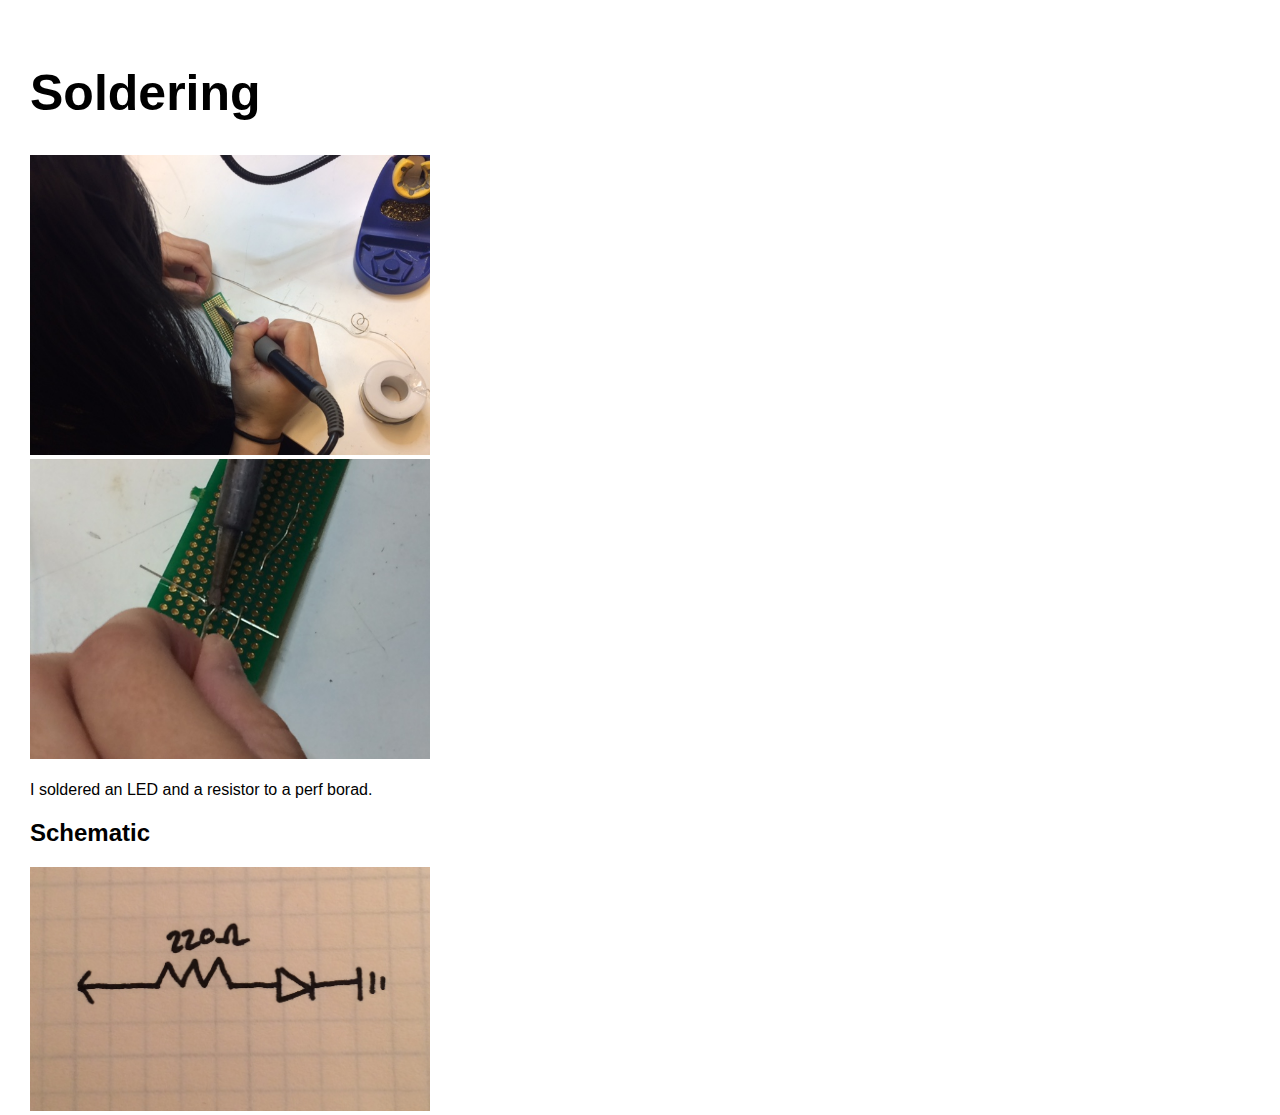
<file: soldering.html>
<!DOCTYPE html> 
<html> 
    <head> 
        <meta charset="utf-8"> 
        <meta name="viewport" content="width=device-width, maximum-scale=1.0" />

        <title>Example Student's HCDE 439 Physical Computing Page!</title> 

        <link href="style.css" media="screen" rel="stylesheet" type="text/css" />

    </head> 
    <body> 

        <div class="header">
            <h1>Soldering</h1>
            <p>
            <img src="solder1.JPG" width = 400>
            </br> 
           <img src="solder2.JPG" width = 400>
            </br>
            </br>
            I soldered an LED and a resistor to a perf borad. 
</br>
<h2>Schematic</h2>
<img src="schematicS.jpg" width = 400>
           
           
            </p>

        </div>
        
    </body>
</html>
</file>
<file: style.css>
html, body {
  padding: 0 0 15 0;
  margin: 0;
  font-family: 'helvetica', 'arial', 'sans';
}

h1,h2,h3,h4 {
  font-family: 'helvetica', 'arial', 'sans';
  }


a {
  color: #000;
}

.header {
  background: #fff;
  color: #000;
  height: 550px;
  padding: 30px 30px 30px;
}

.header h1 {
  font-size: 50px;
  }

.assignment {
  font-size: 12px;
  line-height: 24px;
  font-family: 'helvetica', 'arial', 'sans';
  padding: 20px 20px 200px 30px;
  width: 250px;
  height: 350px;
  float: left;
}

.assignment a {
    color: #000;
    text-decoration: none;
}

.assignment a:hover {
  background: #F06;
  color: #F06;
  text-decoration: none;
}


.footer {
    width: 1100px;
    float: left;
    padding: 300px 0px 30px 30px;
}

.widebody {
    width: 800px;
    padding: 0px 30px 30px 30px;
}

.widebody a {
}

.widebody a:hover {
  background: #F06;
  color: #FFF;
  text-decoration: none;
}
</file>
